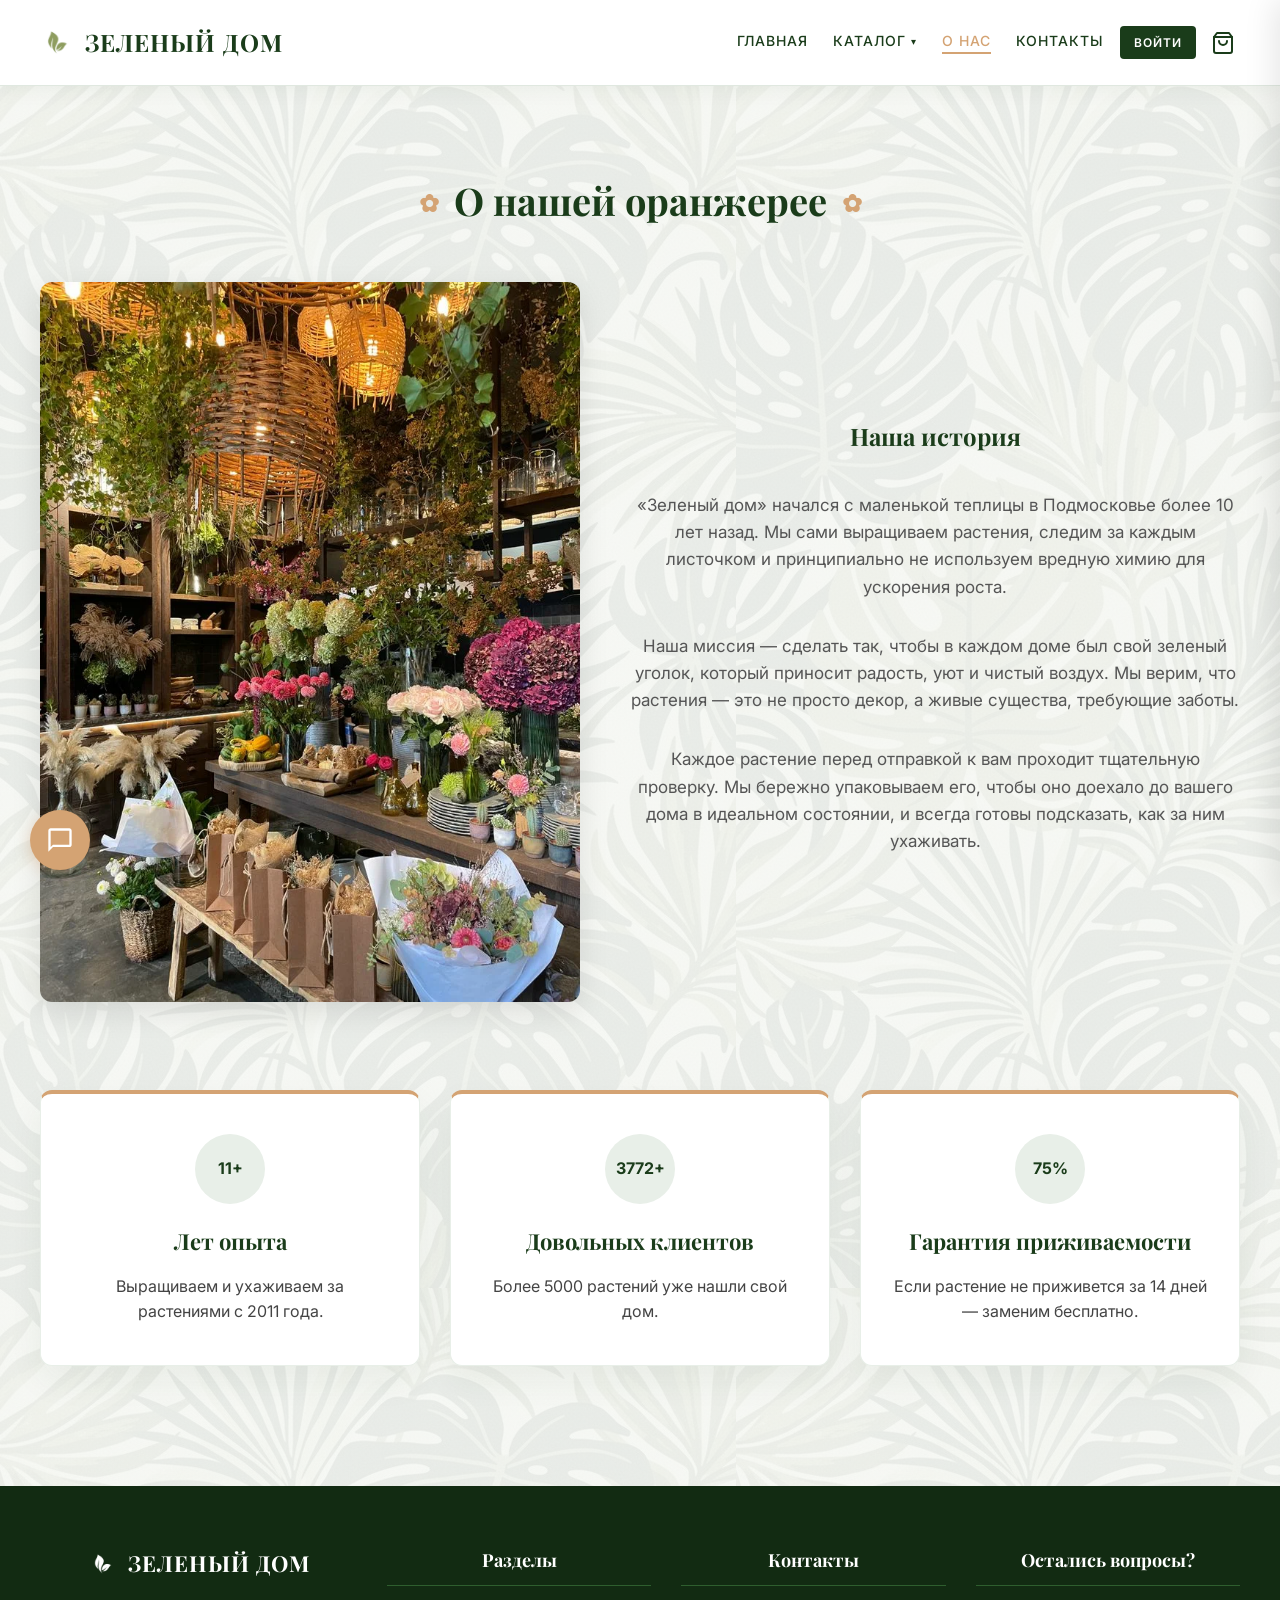
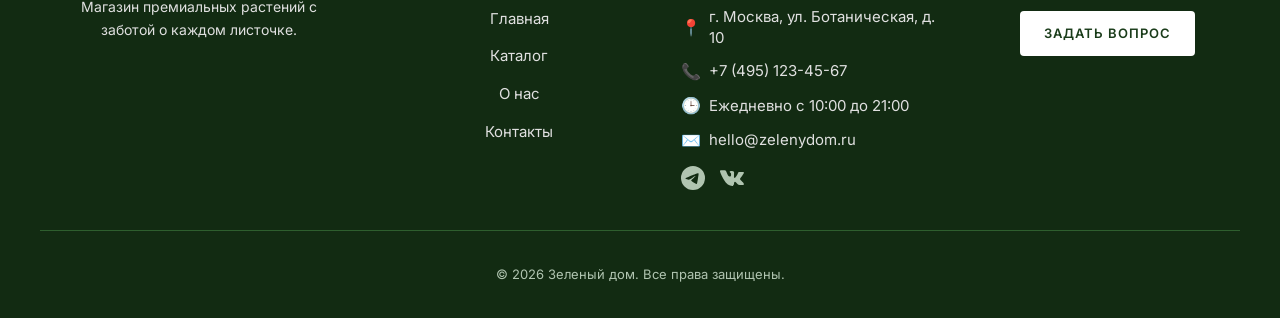
<file: about.html>
<!DOCTYPE html>
<html lang="ru">
<head>
  <meta charset="UTF-8">
  <meta name="viewport" content="width=device-width, initial-scale=1.0">
  <meta name="description" content="О магазине Зеленый дом.">
  <title>О нас — Зеленый дом</title>
  <link rel="stylesheet" href="css/style.css">
  <link rel="stylesheet" href="css/responsive.css">
</head>
<body>
  <a class="skip-link" href="#main">Перейти к основному содержимому</a>

  <header class="site-header">
    <div class="container site-header__inner">
      <a href="index.html" class="site-logo">
        <img src="images/logo.png" alt="Логотип Зеленый дом" class="logo-img">
        ЗЕЛЕНЫЙ ДОМ
      </a>
      <nav class="site-nav">
        <ul class="site-nav__list">
          <li><a href="index.html" class="site-nav__link">Главная</a></li>
          <li class="site-nav__item site-nav__item--dropdown">
            <a href="catalog.html" class="site-nav__link site-nav__link--dropdown" aria-haspopup="true" aria-expanded="false">
              Каталог
              <span class="site-nav__caret" aria-hidden="true">▾</span>
            </a>
            <ul class="site-nav__dropdown">
              <li><a href="catalog.html#flowers" class="site-nav__dropdown-link">Комнатные цветы</a></li>
              <li><a href="catalog.html#succulents" class="site-nav__dropdown-link">Суккуленты и кактусы</a></li>
              <li><a href="catalog.html#palms" class="site-nav__dropdown-link">Пальмы и крупномеры</a></li>
            </ul>
          </li>
          <li><a href="about.html" class="site-nav__link active" aria-current="page">О нас</a></li>
          <li><a href="contacts.html" class="site-nav__link">Контакты</a></li>
        </ul>
      </nav>
      <div class="header-actions">
        <button class="header-account-btn" id="account-btn" aria-label="Войти в аккаунт">
          <span id="account-btn-text">Войти</span>
        </button>
        <button class="header-cart-btn" id="open-cart" aria-label="Открыть корзину">
          <svg xmlns="http://www.w3.org/2000/svg" width="24" height="24" fill="none" stroke="currentColor" stroke-width="2" stroke-linecap="round" stroke-linejoin="round" viewBox="0 0 24 24">
            <path d="M6 2L3 6v14a2 2 0 0 0 2 2h14a2 2 0 0 0 2-2V6l-3-4z"></path>
            <line x1="3" y1="6" x2="21" y2="6"></line>
            <path d="M16 10a4 4 0 0 1-8 0"></path>
          </svg>
          <span class="cart-count" id="cart-count">0</span>
        </button>
      </div>
    </div>
  </header>

  <main id="main"  class="container section">
    <h1 class="section__title">О нашей оранжерее</h1>
    <div class="about-block" style="margin-top: 40px;">
      <div class="about-block__image">
        <img src="images/greenhouse.webp" alt="стеллажи с комнатными растениями в горшках" class="img-fluid" style="border-radius: 12px; box-shadow: 0 10px 30px rgba(0,0,0,0.1);">
      </div>
      <div class="about-block__content">
        <h2 style="margin-top: 0;">Наша история</h2>
        <p style="font-size: 17px; color: #555; margin-bottom: 15px;">
          «Зеленый дом» начался с маленькой теплицы в Подмосковье более 10 лет назад. Мы сами выращиваем растения, следим за каждым листочком и принципиально не используем вредную химию для ускорения роста.
        </p>
        <p style="font-size: 17px; color: #555; margin-bottom: 15px;">
          Наша миссия — сделать так, чтобы в каждом доме был свой зеленый уголок, который приносит радость, уют и чистый воздух. Мы верим, что растения — это не просто декор, а живые существа, требующие заботы.
        </p>
        <p style="font-size: 17px; color: #555; margin-bottom: 20px;">
          Каждое растение перед отправкой к вам проходит тщательную проверку. Мы бережно упаковываем его, чтобы оно доехало до вашего дома в идеальном состоянии, и всегда готовы подсказать, как за ним ухаживать.
        </p>
      </div>
    </div>
    <div class="features-grid" style="margin-top: 60px;">
      <div class="feature-card">
        <div class="feature-icon counter" data-target="15" data-suffix="+">15+</div>
        <h3>Лет опыта</h3>
        <p>Выращиваем и ухаживаем за растениями с 2011 года.</p>
      </div>
      <div class="feature-card">
        <div class="feature-icon counter" data-target="5000" data-suffix="+">5000+</div>
        <h3>Довольных клиентов</h3>
        <p>Более 5000 растений уже нашли свой дом.</p>
      </div>
      <div class="feature-card">
        <div class="feature-icon counter" data-target="100" data-suffix="%">100%</div>
        <h3>Гарантия приживаемости</h3>
        <p>Если растение не приживется за 14 дней — заменим бесплатно.</p>
      </div>
    </div>
  </main>

  <footer class="site-footer">
    <div class="container">
      <div class="footer-grid">
        <div class="footer-col">
          <a href="index.html" class="site-logo">
            <img src="images/logo.png" alt="Логотип Зеленый дом" class="logo-img">
            ЗЕЛЕНЫЙ ДОМ
          </a>
          <p class="footer-desc">Магазин премиальных растений с заботой о каждом листочке.</p>
        </div>
        <div class="footer-col">
          <h4>Разделы</h4>
          <ul class="footer-list">
            <li><a href="index.html">Главная</a></li>
            <li><a href="catalog.html">Каталог</a></li>
            <li><a href="about.html">О нас</a></li>
            <li><a href="contacts.html">Контакты</a></li>
          </ul>
        </div>
        <div class="footer-col footer-col--contacts">
          <h4>Контакты</h4>
          <ul class="footer-list">
            <li class="footer-contact">
              <span class="footer-contact__icon">📍</span>
              <span>г. Москва, ул. Ботаническая, д. 10</span>
            </li>
            <li class="footer-contact">
              <span class="footer-contact__icon">📞</span>
              <span><a href="tel:+74951234567">+7 (495) 123-45-67</a></span>
            </li>
            <li class="footer-contact">
              <span class="footer-contact__icon">🕒</span>
              <span>Ежедневно с 10:00 до 21:00</span>
            </li>
            <li class="footer-contact">
              <span class="footer-contact__icon">✉️</span>
              <span><a href="mailto:hello@zelenydom.ru">hello@zelenydom.ru</a></span>
            </li>
          </ul>

          <div class="footer-socials">
            <a href="https://t.me/zelenydom" target="_blank" aria-label="Telegram">
              <svg viewBox="0 0 24 24" width="24" height="24" fill="currentColor"><path d="M11.944 0A12 12 0 0 0 0 12a12 12 0 0 0 12 12 12 12 0 0 0 12-12A12 12 0 0 0 12 0a12 12 0 0 0-.056 0zm4.962 7.224c.1-.002.321.023.465.14a.506.506 0 0 1 .171.325c.016.093.036.306.02.472-.18 1.898-.962 6.502-1.36 8.627-.168.9-.499 1.201-.82 1.23-.696.065-1.225-.46-1.9-.902-1.056-.693-1.653-1.124-2.678-1.8-1.185-.78-.417-1.21.258-1.91.177-.184 3.247-2.977 3.307-3.23.007-.032.014-.15-.056-.212s-.174-.041-.249-.024c-.106.024-1.793 1.14-5.061 3.345-.48.33-.913.49-1.302.48-.428-.008-1.252-.241-1.865-.44-.752-.245-1.349-.374-1.297-.789.027-.216.325-.437.893-.663 3.498-1.524 5.83-2.529 6.998-3.014 3.332-1.386 4.025-1.627 4.476-1.635z"/></svg>
            </a>
            <a href="https://vk.com/zelenydom" target="_blank" aria-label="ВКонтакте">
              <svg viewBox="0 0 24 24" width="24" height="24" fill="currentColor"><path d="M13.162 18.994c.609 0 .858-.406.851-.915-.031-1.917.714-2.949 2.059-1.604 1.488 1.488 1.796 2.519 3.603 2.519h3.2c.808 0 1.126-.26 1.126-.668 0-.863-1.421-2.386-2.625-3.504-1.686-1.565-1.765-1.602-.313-3.486 1.801-2.339 4.157-5.336 2.073-5.336h-3.981c-.772 0-.828.435-1.103 1.083-.995 2.347-2.886 5.387-3.604 4.922-.751-.485-.407-2.406-.35-5.261.015-.754.011-1.271-1.141-1.539-.814-.18-2.054-.302-2.748.007-1.051.469-.395 1.134.134 1.432.579.325.665.799.713 1.533.083 1.286-.093 2.417-1.256 2.417-1.32 0-2.226-1.578-3.23-4.287-.411-1.102-.734-2.063-1.94-2.063H1.155c-.855 0-1.154.471-1.154 1.031 0 .872 1.541 4.332 3.864 8.381 2.302 4.015 5.54 6.242 8.43 6.242h.867z"/></svg>
            </a>
          </div>
        </div>
        <div class="footer-col">
          <h4>Остались вопросы?</h4>
          <a href="contacts.html" class="btn btn--white">Задать вопрос</a>
        </div>
      </div>
      <div class="footer-bottom">
        <p>&copy; 2026 Зеленый дом. Все права защищены.</p>
      </div>
    </div>
  </footer>

  <a href="#" class="scroll-top" id="scrollTop" aria-label="Наверх">
    <img src="images/leaf.png" alt="" class="scroll-top__img" aria-hidden="true">
  </a>

  <!-- ВИДЖЕТ ЧАТА -->
  <div class="chat-widget" id="chat-widget">
    <div class="chat-widget__window" id="chat-window">

      <div class="chat-widget__header">
        <div class="chat-widget__header-top">
          <img src="images/florist.jpg" alt="Анна — флорист магазина Зеленый дом, консультант чата поддержки" class="chat-widget__avatar">
          <div>
            <h4>Анна, флорист</h4>
            <p><span class="chat-widget__online"></span> Онлайн</p>
          </div>
        </div>
        <button class="chat-widget__close" id="close-chat" aria-label="Закрыть">&times;</button>
      </div>

      <div class="chat-widget__body">
        <div class="chat-widget__messages" id="chat-messages">
          <div class="chat-widget__message">
            Привет! Добро пожаловать в «Зеленый дом». Я помогу разобраться с заказами, доставкой и нашими растениями. Что вас интересует?
          </div>
        </div>

        <div class="chat-widget__chips" id="chat-chips">
          <button type="button" class="chat-chip">Доставка</button>
          <button type="button" class="chat-chip">Оплата</button>
          <button type="button" class="chat-chip">Уход за растениями</button>
          <button type="button" class="chat-chip">Корзина</button>
        </div>

        <form class="chat-widget__input-area" id="chat-form">
          <input type="text" placeholder="Напишите сообщение..." class="chat-widget__input" required>
          <button type="submit" class="chat-widget__send" aria-label="Отправить">
            <svg viewBox="0 0 24 24" width="20" height="20" fill="currentColor"><path d="M2.01 21L23 12 2.01 3 2 10l15 2-15 2z"/></svg>
          </button>
        </form>
      </div>
    </div>

    <button class="chat-widget__toggle" id="toggle-chat" aria-label="Открыть чат">
      <svg viewBox="0 0 24 24" width="28" height="28" fill="currentColor"><path d="M20 2H4c-1.1 0-2 .9-2 2v18l4-4h14c1.1 0 2-.9 2-2V4c0-1.1-.9-2-2-2zm0 14H6l-2 2V4h16v12z"/></svg>
    </button>
  </div>

  <!-- ВЫЕЗЖАЮЩАЯ КОРЗИНА -->
  <div id="cart-overlay" class="cart-overlay"></div>
  <aside id="cart-sidebar" class="cart-sidebar" aria-label="Корзина">
    <div class="cart-sidebar__header">
      <h2>Ваша корзина</h2>
      <button id="close-cart" class="cart-sidebar__close" type="button" aria-label="Закрыть корзину">×</button>
    </div>
    <div id="cart-items-container" class="cart-sidebar__body"></div>
    <div class="cart-sidebar__footer">
      <p class="cart-total">Итого: <span id="cart-total-price">0 ₽</span></p>
      <button id="checkout-btn" class="btn" style="width: 100%;">Оформить заказ</button>
    </div>
  </aside>
  <!-- МОДАЛЬНОЕ ОКНО АККАУНТА -->
  <dialog class="account-dialog" id="account-dialog" aria-labelledby="account-dialog-title">
    <button class="modal-close" id="close-account-dialog" type="button" aria-label="Закрыть">&times;</button>

    <!-- Переключатель: вход / регистрация -->
    <div class="account-tabs" role="tablist">
      <button type="button" class="account-tab is-active" id="tab-login" role="tab" aria-selected="true">Вход</button>
      <button type="button" class="account-tab" id="tab-register" role="tab" aria-selected="false">Регистрация</button>
    </div>

    <!-- ФОРМА ВХОДА -->
    <form class="account-form" id="login-form" novalidate>
      <h2 class="account-dialog__title" id="account-dialog-title">С возвращением!</h2>
      <div class="account-form__group">
        <label class="order-form__label" for="login-email">Email</label>
        <input class="order-form__input" id="login-email" type="email" required autocomplete="email" placeholder="you@example.com">
      </div>
      <div class="account-form__group">
        <label class="order-form__label" for="login-password">Пароль</label>
        <input class="order-form__input" id="login-password" type="password" required autocomplete="current-password" placeholder="Ваш пароль">
      </div>
      <p class="form-errors" id="login-error" hidden></p>
      <button type="submit" class="btn" style="width: 100%;">Войти</button>
    </form>

    <!-- ФОРМА РЕГИСТРАЦИИ -->
    <form class="account-form" id="register-form" novalidate hidden>
      <h2 class="account-dialog__title">Создать аккаунт</h2>
      <div class="account-form__group">
        <label class="order-form__label" for="reg-name">Имя</label>
        <input class="order-form__input" id="reg-name" type="text" required autocomplete="name" placeholder="Анна">
      </div>
      <div class="account-form__group">
        <label class="order-form__label" for="reg-email">Email</label>
        <input class="order-form__input" id="reg-email" type="email" required autocomplete="email" placeholder="you@example.com">
      </div>
      <div class="account-form__group">
        <label class="order-form__label" for="reg-password">Пароль (минимум 6 символов)</label>
        <input class="order-form__input" id="reg-password" type="password" required minlength="6" autocomplete="new-password" placeholder="••••••">
      </div>
      <label class="order-form__checkbox">
        <input type="checkbox" id="reg-consent" required>
        <span>Согласен на обработку персональных данных <span class="req">*</span></span>
      </label>
      <p class="form-errors" id="register-error" hidden></p>
      <button type="submit" class="btn" style="width: 100%;">Зарегистрироваться</button>
    </form>

    <!-- Меню вошедшего пользователя -->
    <div class="account-panel" id="account-panel" hidden>
      <div class="success-dialog__icon" aria-hidden="true">🌿</div>
      <h2 class="account-dialog__title">Привет, <span id="account-name">друг</span>!</h2>
      <p class="account-panel__email" id="account-email">you@example.com</p>
      <p class="account-panel__text">Ваши заявки и корзина сохраняются на этом устройстве.</p>
      <button type="button" class="btn btn--outline" id="logout-btn" style="width: 100%;">Выйти</button>
    </div>
  </dialog>

  <script src="js/data.js" defer></script>
  <script src="js/cart.js" defer></script>
  <script src="js/main.js" defer></script>
  <script src="js/auth.js" defer></script>

</body>
</html>
</file>
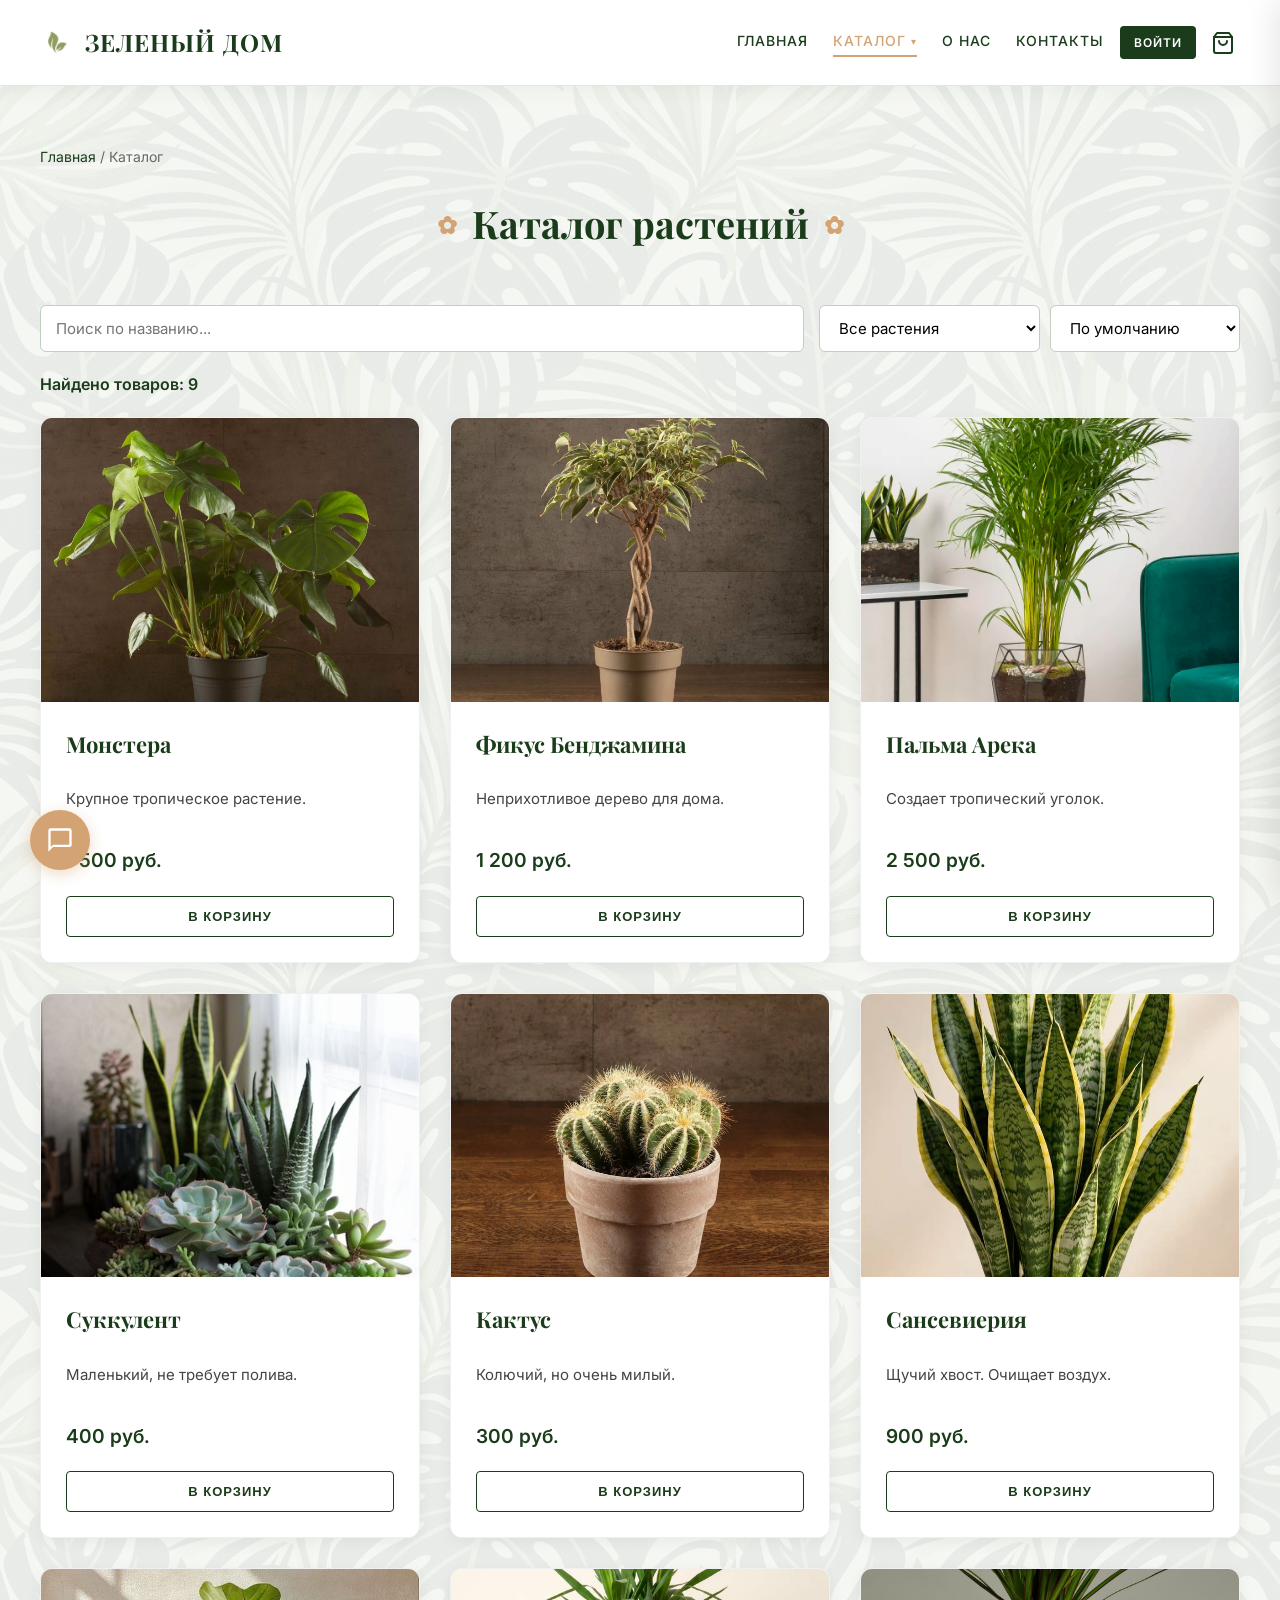
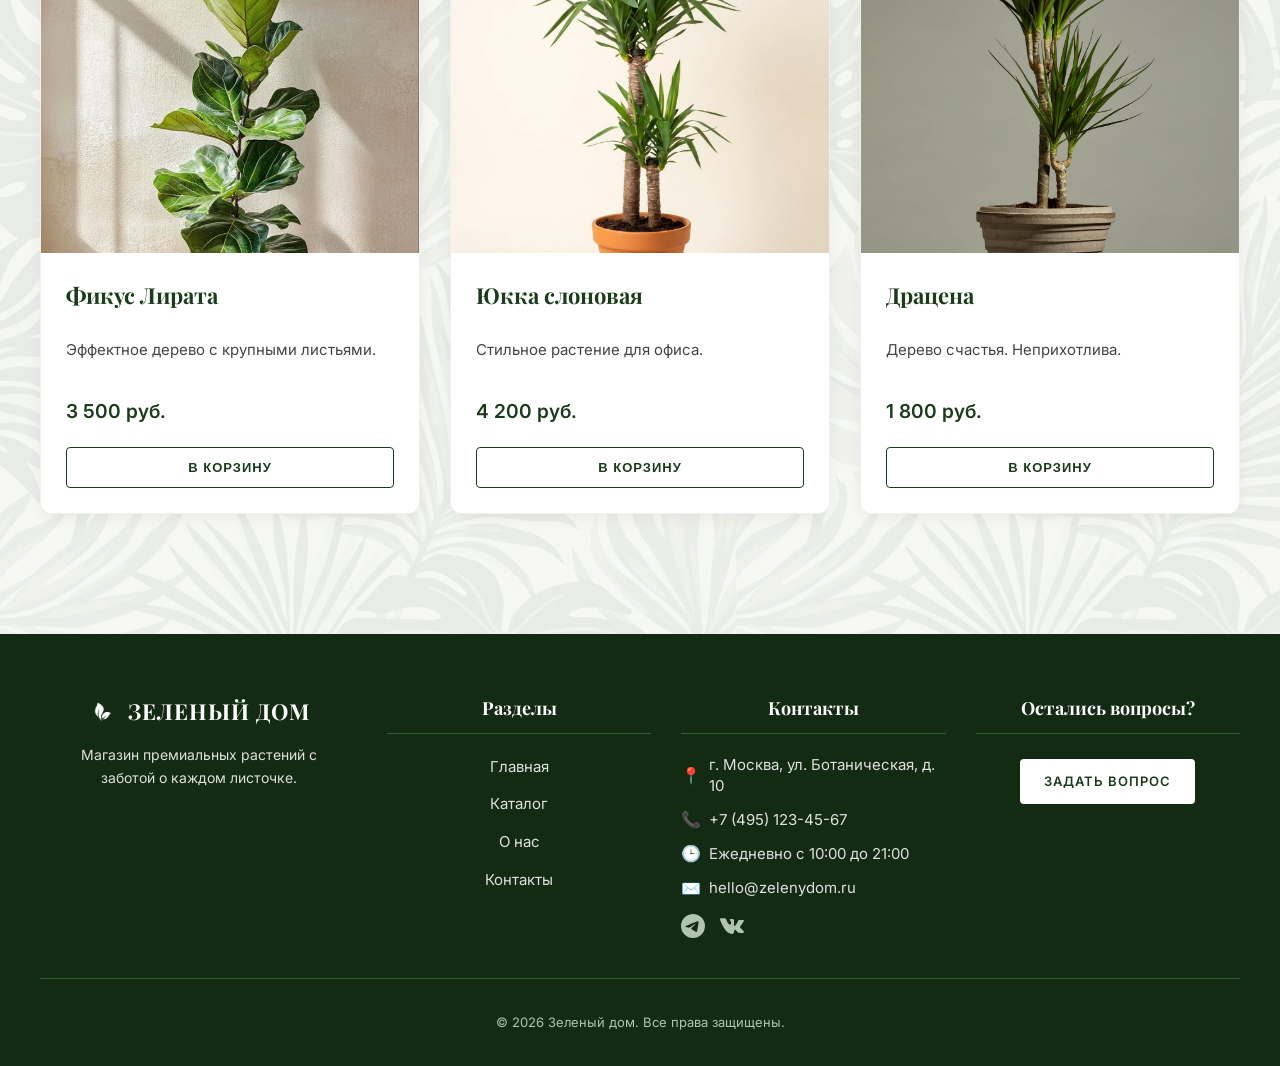
<file: catalog.html>
<!DOCTYPE html>
<html lang="ru">
<head>
  <meta charset="UTF-8">
  <meta name="viewport" content="width=device-width, initial-scale=1.0">
  <meta name="description" content="Каталог комнатных растений Зеленый дом: монстера, фикус, суккуленты, пальмы. Купить комнатные растения с доставкой по Москве.">
  <meta property="og:title" content="Каталог растений — Зеленый дом">
  <meta property="og:description" content="Комнатные растения с доставкой: цветы, суккуленты, пальмы и крупномеры.">
  <meta property="og:image" content="https://arina1306435.github.io/kr1-html-css-shop/images/monstera.webp">
  <meta property="og:type" content="website">
  <link rel="icon" href="images/logo.png" type="image/png">
  <title>Каталог — Зеленый дом</title>
  <link rel="stylesheet" href="css/style.css">
  <link rel="stylesheet" href="css/responsive.css">
</head>

<body>
  <a class="skip-link" href="#main">Перейти к основному содержимому</a>

  <header class="site-header">
    <div class="container site-header__inner">
      <a href="index.html" class="site-logo">
        <img src="images/logo.png" alt="Логотип Зеленый дом" class="logo-img">
        ЗЕЛЕНЫЙ ДОМ
      </a>
      <nav class="site-nav">
        <ul class="site-nav__list">
          <li><a href="index.html" class="site-nav__link">Главная</a></li>
          <li class="site-nav__item site-nav__item--dropdown">
            <a href="catalog.html" class="site-nav__link site-nav__link--dropdown active" aria-current="page">
              Каталог <span class="site-nav__caret" aria-hidden="true">▾</span>
            </a>
            <ul class="site-nav__dropdown">
              <li><a href="catalog.html#flowers" class="site-nav__dropdown-link">Комнатные цветы</a></li>
              <li><a href="catalog.html#succulents" class="site-nav__dropdown-link">Суккуленты и кактусы</a></li>
              <li><a href="catalog.html#palms" class="site-nav__dropdown-link">Пальмы и крупномеры</a></li>
            </ul>
          </li>
          <li><a href="about.html" class="site-nav__link">О нас</a></li>
          <li><a href="contacts.html" class="site-nav__link">Контакты</a></li>
        </ul>
      </nav>
      <div class="header-actions">
        <button class="header-account-btn" id="account-btn" aria-label="Войти в аккаунт">
          <span id="account-btn-text">Войти</span>
        </button>
        <button class="header-cart-btn" id="open-cart" aria-label="Открыть корзину">
          <svg xmlns="http://www.w3.org/2000/svg" width="24" height="24" fill="none" stroke="currentColor" stroke-width="2" stroke-linecap="round" stroke-linejoin="round" viewBox="0 0 24 24">
            <path d="M6 2L3 6v14a2 2 0 0 0 2 2h14a2 2 0 0 0 2-2V6l-3-4z"></path>
            <line x1="3" y1="6" x2="21" y2="6"></line>
            <path d="M16 10a4 4 0 0 1-8 0"></path>
          </svg>
          <span class="cart-count" id="cart-count">0</span>
        </button>
      </div>
    </div>
  </header>

  <main id="main"  class="container section">
    <nav class="breadcrumbs"><a href="index.html">Главная</a> <span>/</span> Каталог</nav>
    <h1 class="section__title">Каталог растений</h1>

    <section class="catalog-products">
      <div class="catalog-controls">
        <input type="search" id="search-input" placeholder="Поиск по названию..." class="catalog-search" aria-label="Поиск по названию растения">
        <div class="catalog-selects">
          <select id="filter-select" aria-label="Фильтр по категории">
            <option value="all">Все растения</option>
            <option value="flowers">Комнатные цветы</option>
            <option value="succulents">Суккуленты и кактусы</option>
            <option value="palms">Пальмы и крупномеры</option>
          </select>
          <select id="sort-select" aria-label="Сортировка">
            <option value="default">По умолчанию</option>
            <option value="price-asc">Сначала дешевле</option>
            <option value="price-desc">Сначала дороже</option>
            <option value="name">По названию</option>
          </select>
        </div>
      </div>
        <p id="products-count" class="products-count"></p>

        <div class="products-grid" id="products-container"></div>

        <div class="empty-state" id="empty-state" hidden>
          <div class="empty-state__icon">🌵</div>
          <h2 class="empty-state__title">Упс! Ничего не найдено</h2>
          <p class="empty-state__text">Попробуйте изменить запрос или сбросить фильтры.</p>
          <button type="button" id="reset-filters" class="btn btn--outline">Сбросить фильтры</button>
        </div>
    </section>
  </main>

  <footer class="site-footer">
    <div class="container">
      <div class="footer-grid">
        <div class="footer-col">
          <a href="index.html" class="site-logo">
            <img src="images/logo.png" alt="Логотип Зеленый дом" class="logo-img">
            ЗЕЛЕНЫЙ ДОМ
          </a>
          <p class="footer-desc">Магазин премиальных растений с заботой о каждом листочке.</p>
        </div>
        <div class="footer-col">
          <h4>Разделы</h4>
          <ul class="footer-list">
            <li><a href="index.html">Главная</a></li>
            <li><a href="catalog.html">Каталог</a></li>
            <li><a href="about.html">О нас</a></li>
            <li><a href="contacts.html">Контакты</a></li>
          </ul>
        </div>
        <div class="footer-col footer-col--contacts">
          <h4>Контакты</h4>
          <ul class="footer-list">
            <li class="footer-contact">
              <span class="footer-contact__icon">📍</span>
              <span>г. Москва, ул. Ботаническая, д. 10</span>
            </li>
            <li class="footer-contact">
              <span class="footer-contact__icon">📞</span>
              <span><a href="tel:+74951234567">+7 (495) 123-45-67</a></span>
            </li>
            <li class="footer-contact">
              <span class="footer-contact__icon">🕒</span>
              <span>Ежедневно с 10:00 до 21:00</span>
            </li>
            <li class="footer-contact">
              <span class="footer-contact__icon">✉️</span>
              <span><a href="mailto:hello@zelenydom.ru">hello@zelenydom.ru</a></span>
            </li>
          </ul>

          <div class="footer-socials">
            <a href="https://t.me/zelenydom" target="_blank" aria-label="Telegram">
              <svg viewBox="0 0 24 24" width="24" height="24" fill="currentColor"><path d="M11.944 0A12 12 0 0 0 0 12a12 12 0 0 0 12 12 12 12 0 0 0 12-12A12 12 0 0 0 12 0a12 12 0 0 0-.056 0zm4.962 7.224c.1-.002.321.023.465.14a.506.506 0 0 1 .171.325c.016.093.036.306.02.472-.18 1.898-.962 6.502-1.36 8.627-.168.9-.499 1.201-.82 1.23-.696.065-1.225-.46-1.9-.902-1.056-.693-1.653-1.124-2.678-1.8-1.185-.78-.417-1.21.258-1.91.177-.184 3.247-2.977 3.307-3.23.007-.032.014-.15-.056-.212s-.174-.041-.249-.024c-.106.024-1.793 1.14-5.061 3.345-.48.33-.913.49-1.302.48-.428-.008-1.252-.241-1.865-.44-.752-.245-1.349-.374-1.297-.789.027-.216.325-.437.893-.663 3.498-1.524 5.83-2.529 6.998-3.014 3.332-1.386 4.025-1.627 4.476-1.635z"/></svg>
            </a>
            <a href="https://vk.com/zelenydom" target="_blank" aria-label="ВКонтакте">
              <svg viewBox="0 0 24 24" width="24" height="24" fill="currentColor"><path d="M13.162 18.994c.609 0 .858-.406.851-.915-.031-1.917.714-2.949 2.059-1.604 1.488 1.488 1.796 2.519 3.603 2.519h3.2c.808 0 1.126-.26 1.126-.668 0-.863-1.421-2.386-2.625-3.504-1.686-1.565-1.765-1.602-.313-3.486 1.801-2.339 4.157-5.336 2.073-5.336h-3.981c-.772 0-.828.435-1.103 1.083-.995 2.347-2.886 5.387-3.604 4.922-.751-.485-.407-2.406-.35-5.261.015-.754.011-1.271-1.141-1.539-.814-.18-2.054-.302-2.748.007-1.051.469-.395 1.134.134 1.432.579.325.665.799.713 1.533.083 1.286-.093 2.417-1.256 2.417-1.32 0-2.226-1.578-3.23-4.287-.411-1.102-.734-2.063-1.94-2.063H1.155c-.855 0-1.154.471-1.154 1.031 0 .872 1.541 4.332 3.864 8.381 2.302 4.015 5.54 6.242 8.43 6.242h.867z"/></svg>
            </a>
          </div>
        </div>
        <div class="footer-col">
          <h4>Остались вопросы?</h4>
          <a href="contacts.html" class="btn btn--white">Задать вопрос</a>
        </div>
      </div>
      <div class="footer-bottom">
        <p>&copy; 2026 Зеленый дом. Все права защищены.</p>
      </div>
    </div>
  </footer>

  <a href="#" class="scroll-top" id="scrollTop" aria-label="Наверх">
    <img src="images/leaf.png" alt="" class="scroll-top__img" aria-hidden="true">
  </a>

  <!-- МОДАЛЬНОЕ ОКНО ТОВАРА -->
  <dialog class="product-dialog" id="product-dialog" aria-labelledby="pd-title">
    <button class="modal-close" id="close-product-dialog" type="button" aria-label="Закрыть">&times;</button>
    <div class="product-dialog__inner">
      <img alt="" class="product-dialog__img" id="pd-img">
      <div class="product-dialog__content">
        <h2 class="product-dialog__title" id="pd-title">Название</h2>
        <p class="product-dialog__sku" id="pd-sku">Артикул: PL-000</p>
        <p class="product-dialog__price" id="pd-price">0 руб.</p>
        <p class="product-dialog__desc" id="pd-desc">Описание...</p>
        <ul class="product-dialog__specs">
          <li><strong>Освещение:</strong> Яркий рассеянный свет</li>
          <li><strong>Полив:</strong> Умеренный</li>
          <li><strong>Высота:</strong> Зависит от возраста</li>
        </ul>
        <button type="button" class="btn product-dialog__btn" id="pd-order-btn">Оформить заявку</button>
      </div>
    </div>
  </dialog>

  <!-- МОДАЛЬНОЕ ОКНО ЗАЯВКИ -->
  <dialog class="order-dialog" id="order-dialog" aria-labelledby="order-dialog-title">
    <button class="modal-close" id="close-order-dialog" type="button" aria-label="Закрыть">&times;</button>
    <h2 class="order-dialog__title" id="order-dialog-title">Оформление заявки</h2>

    <form class="order-form" id="order-form" novalidate>
      <input type="hidden" id="order-product" value="Общая заявка">

      <div class="order-form__group">
        <label class="order-form__label" for="order-name">Ваше имя <span class="req">*</span></label>
        <input class="order-form__input" id="order-name" type="text" required autocomplete="name" placeholder="Иван">
      </div>
      <div class="order-form__group">
        <label class="order-form__label" for="order-phone">Телефон <span class="req">*</span></label>
        <input class="order-form__input" id="order-phone" type="tel" required autocomplete="tel" placeholder="+7 (___) ___-__-__" maxlength="18">
      </div>

      <div class="order-form__group order-form__group--wide">
        <label class="order-form__label" for="order-interest">Что вас интересует?</label>
        <select class="order-form__select" id="order-interest">
          <option>Монстера</option>
          <option>Фикус Бенджамина</option>
          <option>Пальма Арека</option>
          <option>Суккулент</option>
          <option>Кактус</option>
          <option>Сансевиерия</option>
          <option>Фикус Лирата</option>
          <option>Юкка слоновая</option>
          <option>Драцена</option>
          <option>Другое растение</option>
          <option>Доставка / Оплата</option>
        </select>
      </div>

      <div class="order-form__group order-form__group--wide">
        <label class="order-form__label" for="order-time">Удобное время звонка</label>
        <select class="order-form__select" id="order-time">
          <option value="any">Любое время</option>
          <option value="morning">Утро (9:00–12:00)</option>
          <option value="day">День (12:00–17:00)</option>
          <option value="evening">Вечер (17:00–21:00)</option>
        </select>
      </div>

      <div class="order-form__group order-form__group--wide">
        <label class="order-form__checkbox">
          <input type="checkbox" id="order-consent" required>
          <span>Согласен на обработку персональных данных <span class="req">*</span></span>
        </label>
      </div>
      <div class="order-form__group order-form__group--wide">
        <button type="submit" class="btn" style="width: 100%;">Отправить заявку</button>
      </div>
      <p class="order-form__note">* — обязательные поля.</p>
    </form>
  </dialog>

  <!-- ОКНО УСПЕХА (единственное на странице) -->
  <dialog class="success-dialog" id="success-dialog" aria-labelledby="success-dialog-title">
    <button class="modal-close" id="close-success-dialog" type="button" aria-label="Закрыть">&times;</button>
    <div class="success-dialog__icon" aria-hidden="true">🌿</div>
    <h2 class="success-dialog__title" id="success-dialog-title">Спасибо!</h2>
    <p class="success-dialog__text">Мы свяжемся с вами в течение 24 часов. А пока — подготовили <strong>инструкцию по уходу</strong> за вашим растением.</p>
    <button type="button" class="btn success-dialog__btn" id="close-success-btn">Отлично!</button>
  </dialog>

  <!-- ВИДЖЕТ ЧАТА -->
  <div class="chat-widget" id="chat-widget">
    <div class="chat-widget__window" id="chat-window">

      <div class="chat-widget__header">
        <div class="chat-widget__header-top">
          <img src="images/florist.jpg" alt="Анна — флорист магазина Зеленый дом, консультант чата поддержки" class="chat-widget__avatar">
          <div>
            <h4>Анна, флорист</h4>
            <p><span class="chat-widget__online"></span> Онлайн</p>
          </div>
        </div>
        <button class="chat-widget__close" id="close-chat" aria-label="Закрыть">&times;</button>
      </div>

      <div class="chat-widget__body">
        <div class="chat-widget__messages" id="chat-messages">
          <div class="chat-widget__message">
            Привет! Добро пожаловать в «Зеленый дом». Я помогу разобраться с заказами, доставкой и нашими растениями. Что вас интересует?
          </div>
        </div>

        <div class="chat-widget__chips" id="chat-chips">
          <button type="button" class="chat-chip">Доставка</button>
          <button type="button" class="chat-chip">Оплата</button>
          <button type="button" class="chat-chip">Уход за растениями</button>
          <button type="button" class="chat-chip">Корзина</button>
        </div>

        <form class="chat-widget__input-area" id="chat-form">
          <input type="text" placeholder="Напишите сообщение..." class="chat-widget__input" required>
          <button type="submit" class="chat-widget__send" aria-label="Отправить">
            <svg viewBox="0 0 24 24" width="20" height="20" fill="currentColor"><path d="M2.01 21L23 12 2.01 3 2 10l15 2-15 2z"/></svg>
          </button>
        </form>
      </div>
    </div>

    <button class="chat-widget__toggle" id="toggle-chat" aria-label="Открыть чат">
      <svg viewBox="0 0 24 24" width="28" height="28" fill="currentColor"><path d="M20 2H4c-1.1 0-2 .9-2 2v18l4-4h14c1.1 0 2-.9 2-2V4c0-1.1-.9-2-2-2zm0 14H6l-2 2V4h16v12z"/></svg>
    </button>
  </div>

  <!-- ВЫЕЗЖАЮЩАЯ КОРЗИНА -->
  <div id="cart-overlay" class="cart-overlay"></div>
  <aside id="cart-sidebar" class="cart-sidebar" aria-label="Корзина">
    <div class="cart-sidebar__header">
      <h2>Ваша корзина</h2>
      <button id="close-cart" class="cart-sidebar__close" type="button" aria-label="Закрыть корзину">×</button>
    </div>
    <div id="cart-items-container" class="cart-sidebar__body"></div>
    <div class="cart-sidebar__footer">
      <p class="cart-total">Итого: <span id="cart-total-price">0 ₽</span></p>
      <button id="checkout-btn" class="btn" style="width: 100%;">Оформить заказ</button>
    </div>
  </aside>
  <!-- МОДАЛЬНОЕ ОКНО АККАУНТА -->
  <dialog class="account-dialog" id="account-dialog" aria-labelledby="account-dialog-title">
    <button class="modal-close" id="close-account-dialog" type="button" aria-label="Закрыть">&times;</button>

    <!-- Переключатель: вход / регистрация -->
    <div class="account-tabs" role="tablist">
      <button type="button" class="account-tab is-active" id="tab-login" role="tab" aria-selected="true">Вход</button>
      <button type="button" class="account-tab" id="tab-register" role="tab" aria-selected="false">Регистрация</button>
    </div>

    <!-- ФОРМА ВХОДА -->
    <form class="account-form" id="login-form" novalidate>
      <h2 class="account-dialog__title" id="account-dialog-title">С возвращением!</h2>
      <div class="account-form__group">
        <label class="order-form__label" for="login-email">Email</label>
        <input class="order-form__input" id="login-email" type="email" required autocomplete="email" placeholder="you@example.com">
      </div>
      <div class="account-form__group">
        <label class="order-form__label" for="login-password">Пароль</label>
        <input class="order-form__input" id="login-password" type="password" required autocomplete="current-password" placeholder="Ваш пароль">
      </div>
      <p class="form-errors" id="login-error" hidden></p>
      <button type="submit" class="btn" style="width: 100%;">Войти</button>
    </form>

    <!-- ФОРМА РЕГИСТРАЦИИ -->
    <form class="account-form" id="register-form" novalidate hidden>
      <h2 class="account-dialog__title">Создать аккаунт</h2>
      <div class="account-form__group">
        <label class="order-form__label" for="reg-name">Имя</label>
        <input class="order-form__input" id="reg-name" type="text" required autocomplete="name" placeholder="Анна">
      </div>
      <div class="account-form__group">
        <label class="order-form__label" for="reg-email">Email</label>
        <input class="order-form__input" id="reg-email" type="email" required autocomplete="email" placeholder="you@example.com">
      </div>
      <div class="account-form__group">
        <label class="order-form__label" for="reg-password">Пароль (минимум 6 символов)</label>
        <input class="order-form__input" id="reg-password" type="password" required minlength="6" autocomplete="new-password" placeholder="••••••">
      </div>
      <label class="order-form__checkbox">
        <input type="checkbox" id="reg-consent" required>
        <span>Согласен на обработку персональных данных <span class="req">*</span></span>
      </label>
      <p class="form-errors" id="register-error" hidden></p>
      <button type="submit" class="btn" style="width: 100%;">Зарегистрироваться</button>
    </form>

    <!-- Меню вошедшего пользователя -->
    <div class="account-panel" id="account-panel" hidden>
      <div class="success-dialog__icon" aria-hidden="true">🌿</div>
      <h2 class="account-dialog__title">Привет, <span id="account-name">друг</span>!</h2>
      <p class="account-panel__email" id="account-email">you@example.com</p>
      <p class="account-panel__text">Ваши заявки и корзина сохраняются на этом устройстве.</p>
      <button type="button" class="btn btn--outline" id="logout-btn" style="width: 100%;">Выйти</button>
    </div>
  </dialog>

<script src="js/data.js" defer></script>
<script src="js/cart.js" defer></script>
<script src="js/catalog.js" defer></script>
<script src="js/main.js" defer></script>
<script src="js/validation.js" defer></script>
<script src="js/auth.js" defer></script>

</body>
</html>
</file>
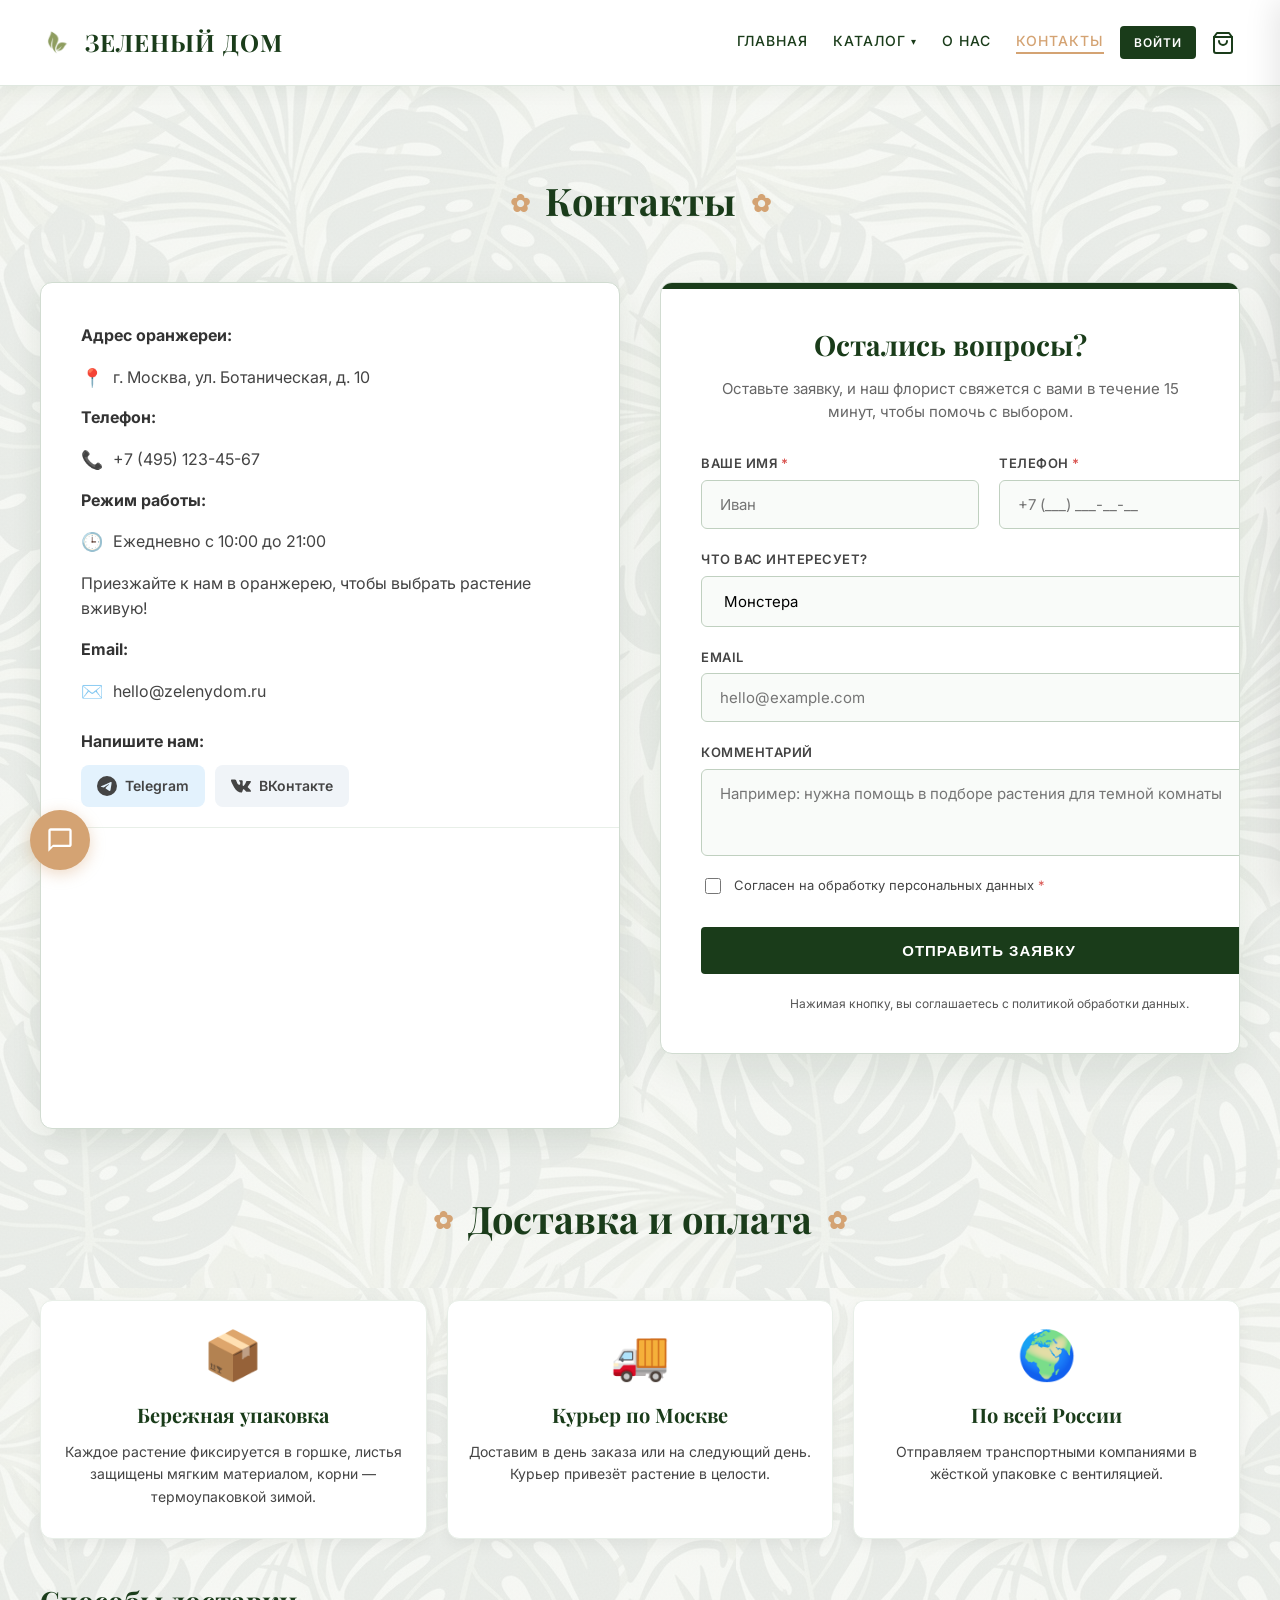
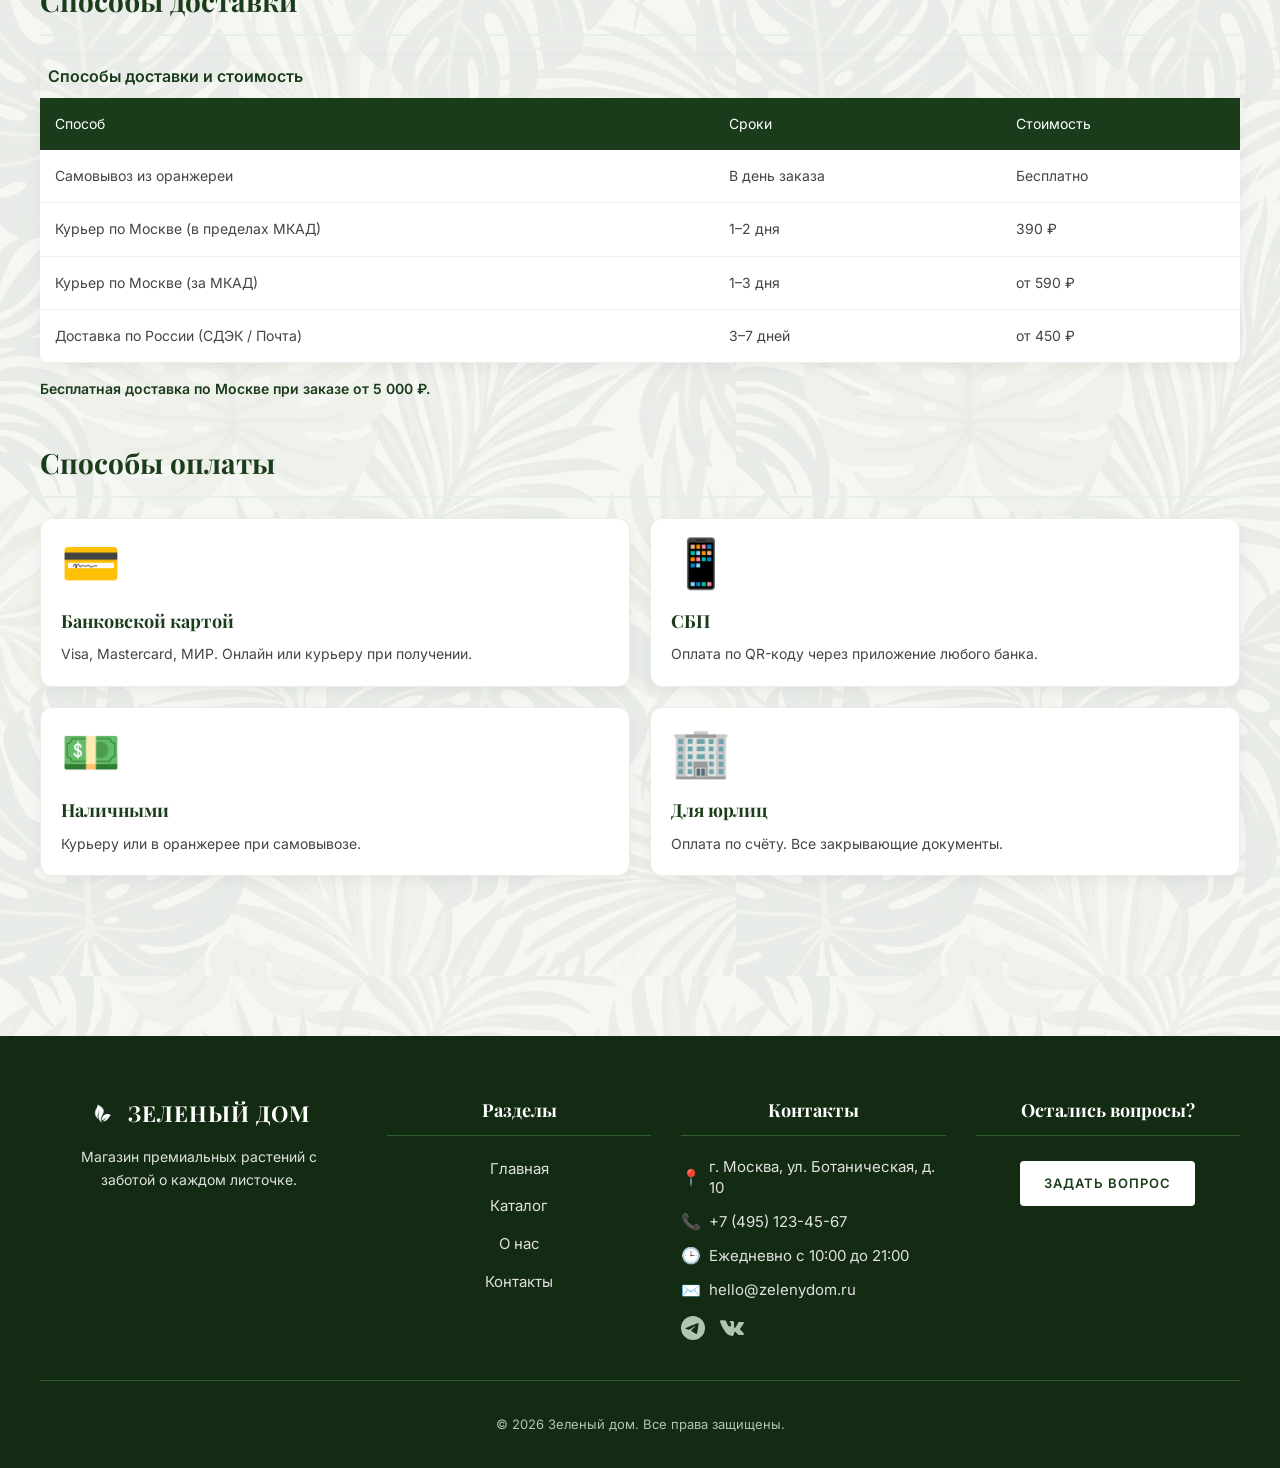
<file: contacts.html>
<!DOCTYPE html>
<html lang="ru">
<head>
  <meta charset="UTF-8">
  <meta name="viewport" content="width=device-width, initial-scale=1.0">
  <meta name="description" content="Контакты оранжереи Зеленый дом: Москва, ул. Ботаническая, 10. Телефон +7 (495) 123-45-67, доставка и оплата.">
  <meta property="og:title" content="Контакты — Зеленый дом">
  <meta property="og:description" content="Адрес, телефон, режим работы и способы доставки оранжереи Зеленый дом.">
  <meta property="og:image" content="https://arina1306435.github.io/kr1-html-css-shop/images/logo.png">
  <meta property="og:type" content="website">
  <link rel="icon" href="images/logo.png" type="image/png">
  <title>Контакты — Зеленый дом</title>
  <link rel="stylesheet" href="css/style.css">
  <link rel="stylesheet" href="css/responsive.css">
</head>

<body>
  <a class="skip-link" href="#main">Перейти к основному содержимому</a>

  <header class="site-header">
    <div class="container site-header__inner">
      <a href="index.html" class="site-logo">
        <img src="images/logo.png" alt="Логотип Зеленый дом" class="logo-img">
        ЗЕЛЕНЫЙ ДОМ
      </a>
      <nav class="site-nav">
        <ul class="site-nav__list">
          <li><a href="index.html" class="site-nav__link">Главная</a></li>
          <li class="site-nav__item site-nav__item--dropdown">
            <a href="catalog.html" class="site-nav__link site-nav__link--dropdown" aria-haspopup="true" aria-expanded="false">
              Каталог
              <span class="site-nav__caret" aria-hidden="true">▾</span>
            </a>
            <ul class="site-nav__dropdown">
              <li><a href="catalog.html#flowers" class="site-nav__dropdown-link">Комнатные цветы</a></li>
              <li><a href="catalog.html#succulents" class="site-nav__dropdown-link">Суккуленты и кактусы</a></li>
              <li><a href="catalog.html#palms" class="site-nav__dropdown-link">Пальмы и крупномеры</a></li>
            </ul>
          </li>
          <li><a href="about.html" class="site-nav__link">О нас</a></li>
          <li><a href="contacts.html" class="site-nav__link active" aria-current="page">Контакты</a></li>
        </ul>
      </nav>
      <div class="header-actions">
        <button class="header-account-btn" id="account-btn" aria-label="Войти в аккаунт">
          <span id="account-btn-text">Войти</span>
        </button>
        <button class="header-cart-btn" id="open-cart" aria-label="Открыть корзину">
          <svg xmlns="http://www.w3.org/2000/svg" width="24" height="24" fill="none" stroke="currentColor" stroke-width="2" stroke-linecap="round" stroke-linejoin="round" viewBox="0 0 24 24">
            <path d="M6 2L3 6v14a2 2 0 0 0 2 2h14a2 2 0 0 0 2-2V6l-3-4z"></path>
            <line x1="3" y1="6" x2="21" y2="6"></line>
            <path d="M16 10a4 4 0 0 1-8 0"></path>
          </svg>
          <span class="cart-count" id="cart-count">0</span>
        </button>
      </div>
    </div>
  </header>

  <main id="main"  class="container section">
    <h1 class="section__title">Контакты</h1>
    <div class="contacts-wrapper">
      <div class="contacts-left">
        <div class="contacts-card">
          <div class="contacts-info">
            <div class="contact-item">
              <div>
                <strong>Адрес оранжереи:</strong>
                <p><span class="contact-icon">📍</span>г. Москва, ул. Ботаническая, д. 10</p>
              </div>
            </div>

            <div class="contact-item">
              <div>
                <strong>Телефон:</strong>
                <p><span class="contact-icon">📞</span><a href="tel:+74951234567">+7 (495) 123-45-67</a></p>
              </div>
            </div>

            <div class="contact-item">
              <div>
                <strong>Режим работы:</strong>
                <p><span class="contact-icon">🕒</span>Ежедневно с 10:00 до 21:00</p>
              </div>
            </div>

            <p class="contact-text">Приезжайте к нам в оранжерею, чтобы выбрать растение вживую!</p>

            <div class="contact-item">
              <div>
                <strong>Email:</strong>
                <p><span class="contact-icon">✉️</span><a href="mailto:hello@zelenydom.ru">hello@zelenydom.ru</a></p>
              </div>
            </div>

            <div class="messengers">
              <strong>Напишите нам:</strong>
              <div class="messengers-list">
                <a href="https://t.me/zelenydom" class="messenger-btn messenger-btn--tg" target="_blank" rel="noopener" aria-label="Написать в Telegram">
                  <svg viewBox="0 0 24 24" width="20" height="20" fill="currentColor"><path d="M11.944 0A12 12 0 0 0 0 12a12 12 0 0 0 12 12 12 12 0 0 0 12-12A12 12 0 0 0 12 0a12 12 0 0 0-.056 0zm4.962 7.224c.1-.002.321.023.465.14a.506.506 0 0 1 .171.325c.016.093.036.306.02.472-.18 1.898-.962 6.502-1.36 8.627-.168.9-.499 1.201-.82 1.23-.696.065-1.225-.46-1.9-.902-1.056-.693-1.653-1.124-2.678-1.8-1.185-.78-.417-1.21.258-1.91.177-.184 3.247-2.977 3.307-3.23.007-.032.014-.15-.056-.212s-.174-.041-.249-.024c-.106.024-1.793 1.14-5.061 3.345-.48.33-.913.49-1.302.48-.428-.008-1.252-.241-1.865-.44-.752-.245-1.349-.374-1.297-.789.027-.216.325-.437.893-.663 3.498-1.524 5.83-2.529 6.998-3.014 3.332-1.386 4.025-1.627 4.476-1.635z"/></svg>
                  Telegram
                </a>
                <a href="https://vk.com/zelenydom" class="messenger-btn messenger-btn--vk" target="_blank" rel="noopener" aria-label="Написать в ВКонтакте">
                  <svg viewBox="0 0 24 24" width="20" height="20" fill="currentColor"><path d="M13.162 18.994c.609 0 .858-.406.851-.915-.031-1.917.714-2.949 2.059-1.604 1.488 1.488 1.796 2.519 3.603 2.519h3.2c.808 0 1.126-.26 1.126-.668 0-.863-1.421-2.386-2.625-3.504-1.686-1.565-1.765-1.602-.313-3.486 1.801-2.339 4.157-5.336 2.073-5.336h-3.981c-.772 0-.828.435-1.103 1.083-.995 2.347-2.886 5.387-3.604 4.922-.751-.485-.407-2.406-.35-5.261.015-.754.011-1.271-1.141-1.539-.814-.18-2.054-.302-2.748.007-1.051.469-.395 1.134.134 1.432.579.325.665.799.713 1.533.083 1.286-.093 2.417-1.256 2.417-1.32 0-2.226-1.578-3.23-4.287-.411-1.102-.734-2.063-1.94-2.063H1.155c-.855 0-1.154.471-1.154 1.031 0 .872 1.541 4.332 3.864 8.381 2.302 4.015 5.54 6.242 8.43 6.242h.867z"/></svg>
                  ВКонтакте
                </a>
              </div>
            </div>
          </div>
          <div class="contacts-map">
            <iframe src="https://yandex.ru/map-widget/v1/?ll=37.658470%2C55.748312&z=17&text=%D0%9C%D0%BE%D1%81%D0%BA%D0%B2%D0%B0%2C%20%D1%83%D0%BB.%20%D0%91%D0%BE%D1%82%D0%B0%D0%BD%D0%B8%D1%87%D0%B5%D1%81%D0%BA%D0%B0%D1%8F%2C%2010&mode=search" title="Карта: Зеленый дом" width="100%" height="100%" frameborder="0" allowfullscreen="true"></iframe>
          </div>
        </div>
      </div>

      <div class="contacts-form-wrapper">
        <div class="contact-form-header">
          <h2 class="contact-form-title">Остались вопросы?</h2>
          <p class="contact-form-subtitle">Оставьте заявку, и наш флорист свяжется с вами в течение 15 минут, чтобы помочь с выбором.</p>
        </div>

        <form class="order-form order-form--page" id="contact-form" novalidate>
          <div class="order-form__group">
            <label class="order-form__label" for="contact-name">Ваше имя <span class="req">*</span></label>
            <input class="order-form__input" id="contact-name" type="text" required placeholder="Иван">
          </div>
          <div class="order-form__group">
            <label class="order-form__label" for="contact-phone">Телефон <span class="req">*</span></label>
            <input class="order-form__input" id="contact-phone" type="tel" required placeholder="+7 (___) ___-__-__">
          </div>
          <div class="order-form__group order-form__group--wide">
            <label class="order-form__label" for="contact-plant">Что вас интересует?</label>
            <select class="order-form__select" id="contact-plant">
              <option>Монстера</option>
              <option>Фикус Бенджамина</option>
              <option>Пальма Арека</option>
              <option>Суккулент</option>
              <option>Кактус</option>
              <option>Сансевиерия</option>
              <option>Фикус Лирата</option>
              <option>Юкка слоновая</option>
              <option>Драцена</option>
              <option>Доставка / Оплата</option>
              <option>Другое</option>
            </select>
          </div>
          <div id="form-errors" class="form-errors" role="alert" hidden></div>
          <div id="form-success" class="form-success" role="alert" hidden></div>
          <div class="order-form__group order-form__group--wide">
            <label class="order-form__label" for="contact-email">Email</label>
            <input class="order-form__input" id="contact-email" type="email" placeholder="hello@example.com">
          </div>
          <div class="order-form__group order-form__group--wide">
            <label class="order-form__label" for="contact-comment">Комментарий</label>
            <textarea class="order-form__textarea" id="contact-comment" rows="3" placeholder="Например: нужна помощь в подборе растения для темной комнаты"></textarea>
          </div>
          <div class="order-form__group order-form__group--wide">
            <label class="order-form__checkbox">
              <input type="checkbox" id="contact-consent" required>
              <span>Согласен на обработку персональных данных <span class="req">*</span></span>
            </label>
          </div>
          <div class="order-form__group order-form__group--wide">
            <button type="submit" class="btn" style="width: 100%; padding: 15px;">Отправить заявку</button>
          </div>
          <p class="order-form__note">Нажимая кнопку, вы соглашаетесь с политикой обработки данных.</p>
        </form>
      </div>
    </div>

    <!-- Доставка и оплата -->
    <section class="delivery-on-contacts">
      <h2 class="section__title">Доставка и оплата</h2>
      <div class="delivery-features">
        <div class="delivery-feature">
          <div class="delivery-feature__icon" aria-hidden="true">📦</div>
          <h3 class="delivery-feature__title">Бережная упаковка</h3>
          <p class="delivery-feature__text">Каждое растение фиксируется в горшке, листья защищены мягким материалом, корни — термоупаковкой зимой.</p>
        </div>
        <div class="delivery-feature">
          <div class="delivery-feature__icon" aria-hidden="true">🚚</div>
          <h3 class="delivery-feature__title">Курьер по Москве</h3>
          <p class="delivery-feature__text">Доставим в день заказа или на следующий день. Курьер привезёт растение в целости.</p>
        </div>
        <div class="delivery-feature">
          <div class="delivery-feature__icon" aria-hidden="true">🌍</div>
          <h3 class="delivery-feature__title">По всей России</h3>
          <p class="delivery-feature__text">Отправляем транспортными компаниями в жёсткой упаковке с вентиляцией.</p>
        </div>
      </div>

      <div class="delivery-section">
        <h2 class="delivery-section__title">Способы доставки</h2>
        <div class="table-wrapper">
          <table class="product-table">
            <caption>Способы доставки и стоимость</caption>
            <thead>
              <tr>
                <th scope="col">Способ</th>
                <th scope="col">Сроки</th>
                <th scope="col">Стоимость</th>
              </tr>
            </thead>
            <tbody>
              <tr><td>Самовывоз из оранжереи</td><td>В день заказа</td><td>Бесплатно</td></tr>
              <tr><td>Курьер по Москве (в пределах МКАД)</td><td>1–2 дня</td><td>390 ₽</td></tr>
              <tr><td>Курьер по Москве (за МКАД)</td><td>1–3 дня</td><td>от 590 ₽</td></tr>
              <tr><td>Доставка по России (СДЭК / Почта)</td><td>3–7 дней</td><td>от 450 ₽</td></tr>
            </tbody>
          </table>
        </div>
        <p class="delivery-note">Бесплатная доставка по Москве при заказе от 5 000 ₽.</p>
      </div>

      <div class="delivery-section">
        <h2 class="delivery-section__title">Способы оплаты</h2>
        <div class="payment-grid">
          <div class="payment-card">
            <div class="payment-card__icon" aria-hidden="true">💳</div>
            <h3 class="payment-card__title">Банковской картой</h3>
            <p class="payment-card__text">Visa, Mastercard, МИР. Онлайн или курьеру при получении.</p>
          </div>
          <div class="payment-card">
            <div class="payment-card__icon" aria-hidden="true">📱</div>
            <h3 class="payment-card__title">СБП</h3>
            <p class="payment-card__text">Оплата по QR-коду через приложение любого банка.</p>
          </div>
          <div class="payment-card">
            <div class="payment-card__icon" aria-hidden="true">💵</div>
            <h3 class="payment-card__title">Наличными</h3>
            <p class="payment-card__text">Курьеру или в оранжерее при самовывозе.</p>
          </div>
          <div class="payment-card">
            <div class="payment-card__icon" aria-hidden="true">🏢</div>
            <h3 class="payment-card__title">Для юрлиц</h3>
            <p class="payment-card__text">Оплата по счёту. Все закрывающие документы.</p>
          </div>
        </div>
      </div>
    </section>
  </main>

  <footer class="site-footer">
    <div class="container">
      <div class="footer-grid">
        <div class="footer-col">
          <a href="index.html" class="site-logo">
            <img src="images/logo.png" alt="Логотип Зеленый дом" class="logo-img">
            ЗЕЛЕНЫЙ ДОМ
          </a>
          <p class="footer-desc">Магазин премиальных растений с заботой о каждом листочке.</p>
        </div>
        <div class="footer-col">
          <h4>Разделы</h4>
          <ul class="footer-list">
            <li><a href="index.html">Главная</a></li>
            <li><a href="catalog.html">Каталог</a></li>
            <li><a href="about.html">О нас</a></li>
            <li><a href="contacts.html">Контакты</a></li>
          </ul>
        </div>
        <div class="footer-col footer-col--contacts">
          <h4>Контакты</h4>
          <ul class="footer-list">
            <li class="footer-contact">
              <span class="footer-contact__icon">📍</span>
              <span>г. Москва, ул. Ботаническая, д. 10</span>
            </li>
            <li class="footer-contact">
              <span class="footer-contact__icon">📞</span>
              <span><a href="tel:+74951234567">+7 (495) 123-45-67</a></span>
            </li>
            <li class="footer-contact">
              <span class="footer-contact__icon">🕒</span>
              <span>Ежедневно с 10:00 до 21:00</span>
            </li>
            <li class="footer-contact">
              <span class="footer-contact__icon">✉️</span>
              <span><a href="mailto:hello@zelenydom.ru">hello@zelenydom.ru</a></span>
            </li>
          </ul>

          <div class="footer-socials">
            <a href="https://t.me/zelenydom" target="_blank" aria-label="Telegram">
              <svg viewBox="0 0 24 24" width="24" height="24" fill="currentColor"><path d="M11.944 0A12 12 0 0 0 0 12a12 12 0 0 0 12 12 12 12 0 0 0 12-12A12 12 0 0 0 12 0a12 12 0 0 0-.056 0zm4.962 7.224c.1-.002.321.023.465.14a.506.506 0 0 1 .171.325c.016.093.036.306.02.472-.18 1.898-.962 6.502-1.36 8.627-.168.9-.499 1.201-.82 1.23-.696.065-1.225-.46-1.9-.902-1.056-.693-1.653-1.124-2.678-1.8-1.185-.78-.417-1.21.258-1.91.177-.184 3.247-2.977 3.307-3.23.007-.032.014-.15-.056-.212s-.174-.041-.249-.024c-.106.024-1.793 1.14-5.061 3.345-.48.33-.913.49-1.302.48-.428-.008-1.252-.241-1.865-.44-.752-.245-1.349-.374-1.297-.789.027-.216.325-.437.893-.663 3.498-1.524 5.83-2.529 6.998-3.014 3.332-1.386 4.025-1.627 4.476-1.635z"/></svg>
            </a>
            <a href="https://vk.com/zelenydom" target="_blank" aria-label="ВКонтакте">
              <svg viewBox="0 0 24 24" width="24" height="24" fill="currentColor"><path d="M13.162 18.994c.609 0 .858-.406.851-.915-.031-1.917.714-2.949 2.059-1.604 1.488 1.488 1.796 2.519 3.603 2.519h3.2c.808 0 1.126-.26 1.126-.668 0-.863-1.421-2.386-2.625-3.504-1.686-1.565-1.765-1.602-.313-3.486 1.801-2.339 4.157-5.336 2.073-5.336h-3.981c-.772 0-.828.435-1.103 1.083-.995 2.347-2.886 5.387-3.604 4.922-.751-.485-.407-2.406-.35-5.261.015-.754.011-1.271-1.141-1.539-.814-.18-2.054-.302-2.748.007-1.051.469-.395 1.134.134 1.432.579.325.665.799.713 1.533.083 1.286-.093 2.417-1.256 2.417-1.32 0-2.226-1.578-3.23-4.287-.411-1.102-.734-2.063-1.94-2.063H1.155c-.855 0-1.154.471-1.154 1.031 0 .872 1.541 4.332 3.864 8.381 2.302 4.015 5.54 6.242 8.43 6.242h.867z"/></svg>
            </a>
          </div>
        </div>
        <div class="footer-col">
          <h4>Остались вопросы?</h4>
          <a href="contacts.html" class="btn btn--white">Задать вопрос</a>
        </div>
      </div>
      <div class="footer-bottom">
        <p>&copy; 2026 Зеленый дом. Все права защищены.</p>
      </div>
    </div>
  </footer>

  <a href="#" class="scroll-top" id="scrollTop" aria-label="Наверх">
    <img src="images/leaf.png" alt="" class="scroll-top__img" aria-hidden="true">
  </a>

  <!-- ВИДЖЕТ ЧАТА -->
  <div class="chat-widget" id="chat-widget">
    <div class="chat-widget__window" id="chat-window">

      <div class="chat-widget__header">
        <div class="chat-widget__header-top">
          <img src="images/florist.jpg" alt="Анна — флорист магазина Зеленый дом, консультант чата поддержки" class="chat-widget__avatar">
          <div>
            <h4>Анна, флорист</h4>
            <p><span class="chat-widget__online"></span> Онлайн</p>
          </div>
        </div>
        <button class="chat-widget__close" id="close-chat" aria-label="Закрыть">&times;</button>
      </div>

      <div class="chat-widget__body">
        <div class="chat-widget__messages" id="chat-messages">
          <div class="chat-widget__message">
            Привет! Добро пожаловать в «Зеленый дом». Я помогу разобраться с заказами, доставкой и нашими растениями. Что вас интересует?
          </div>
        </div>

        <div class="chat-widget__chips" id="chat-chips">
          <button type="button" class="chat-chip">Доставка</button>
          <button type="button" class="chat-chip">Оплата</button>
          <button type="button" class="chat-chip">Уход за растениями</button>
          <button type="button" class="chat-chip">Корзина</button>
        </div>

        <form class="chat-widget__input-area" id="chat-form">
          <input type="text" placeholder="Напишите сообщение..." class="chat-widget__input" required>
          <button type="submit" class="chat-widget__send" aria-label="Отправить">
            <svg viewBox="0 0 24 24" width="20" height="20" fill="currentColor"><path d="M2.01 21L23 12 2.01 3 2 10l15 2-15 2z"/></svg>
          </button>
        </form>
      </div>
    </div>

    <button class="chat-widget__toggle" id="toggle-chat" aria-label="Открыть чат">
      <svg viewBox="0 0 24 24" width="28" height="28" fill="currentColor"><path d="M20 2H4c-1.1 0-2 .9-2 2v18l4-4h14c1.1 0 2-.9 2-2V4c0-1.1-.9-2-2-2zm0 14H6l-2 2V4h16v12z"/></svg>
    </button>
  </div>

  <!-- ВЫЕЗЖАЮЩАЯ КОРЗИНА -->
  <div class="cart-overlay" id="cart-overlay"></div>
  <aside class="cart-sidebar" id="cart-sidebar" aria-label="Корзина">
    <div class="cart-sidebar__header">
      <h2>Ваша корзина</h2>
      <button id="close-cart" class="cart-sidebar__close" type="button" aria-label="Закрыть корзину">×</button>
    </div>
    <div class="cart-sidebar__body" id="cart-items-container"></div>
    <div class="cart-sidebar__footer">
      <div class="cart-total">
        <span>Итого:</span>
        <span id="cart-total-price">0 ₽</span>
      </div>
      <button class="btn" style="width: 100%;" id="checkout-btn">Оформить заказ</button>
    </div>
  </aside>
  <!-- МОДАЛЬНОЕ ОКНО АККАУНТА -->
  <dialog class="account-dialog" id="account-dialog" aria-labelledby="account-dialog-title">
    <button class="modal-close" id="close-account-dialog" type="button" aria-label="Закрыть">&times;</button>

    <!-- Переключатель: вход / регистрация -->
    <div class="account-tabs" role="tablist">
      <button type="button" class="account-tab is-active" id="tab-login" role="tab" aria-selected="true">Вход</button>
      <button type="button" class="account-tab" id="tab-register" role="tab" aria-selected="false">Регистрация</button>
    </div>

    <!-- ФОРМА ВХОДА -->
    <form class="account-form" id="login-form" novalidate>
      <h2 class="account-dialog__title" id="account-dialog-title">С возвращением!</h2>
      <div class="account-form__group">
        <label class="order-form__label" for="login-email">Email</label>
        <input class="order-form__input" id="login-email" type="email" required autocomplete="email" placeholder="you@example.com">
      </div>
      <div class="account-form__group">
        <label class="order-form__label" for="login-password">Пароль</label>
        <input class="order-form__input" id="login-password" type="password" required autocomplete="current-password" placeholder="Ваш пароль">
      </div>
      <p class="form-errors" id="login-error" hidden></p>
      <button type="submit" class="btn" style="width: 100%;">Войти</button>
    </form>

    <!-- ФОРМА РЕГИСТРАЦИИ -->
    <form class="account-form" id="register-form" novalidate hidden>
      <h2 class="account-dialog__title">Создать аккаунт</h2>
      <div class="account-form__group">
        <label class="order-form__label" for="reg-name">Имя</label>
        <input class="order-form__input" id="reg-name" type="text" required autocomplete="name" placeholder="Анна">
      </div>
      <div class="account-form__group">
        <label class="order-form__label" for="reg-email">Email</label>
        <input class="order-form__input" id="reg-email" type="email" required autocomplete="email" placeholder="you@example.com">
      </div>
      <div class="account-form__group">
        <label class="order-form__label" for="reg-password">Пароль (минимум 6 символов)</label>
        <input class="order-form__input" id="reg-password" type="password" required minlength="6" autocomplete="new-password" placeholder="••••••">
      </div>
      <label class="order-form__checkbox">
        <input type="checkbox" id="reg-consent" required>
        <span>Согласен на обработку персональных данных <span class="req">*</span></span>
      </label>
      <p class="form-errors" id="register-error" hidden></p>
      <button type="submit" class="btn" style="width: 100%;">Зарегистрироваться</button>
    </form>

    <!-- Меню вошедшего пользователя -->
    <div class="account-panel" id="account-panel" hidden>
      <div class="success-dialog__icon" aria-hidden="true">🌿</div>
      <h2 class="account-dialog__title">Привет, <span id="account-name">друг</span>!</h2>
      <p class="account-panel__email" id="account-email">you@example.com</p>
      <p class="account-panel__text">Ваши заявки и корзина сохраняются на этом устройстве.</p>
      <button type="button" class="btn btn--outline" id="logout-btn" style="width: 100%;">Выйти</button>
    </div>
  </dialog>

  <script src="js/data.js" defer></script>
  <script src="js/cart.js" defer></script>
  <script src="js/main.js" defer></script>
  <script src="js/validation.js" defer></script>
  <script src="js/auth.js" defer></script>
</body>
</html>
</file>
<file: css/style.css>
@import url('https://fonts.googleapis.com/css2?family=Playfair+Display:wght@400;700&family=Inter:wght@300;400;600&display=swap');

/* === ЗАЩИТА АТРИБУТА HIDDEN === */
[hidden] { display: none !important; }

/* === БАЗОВЫЕ СТИЛИ === */
body {
  font-family: 'Inter', sans-serif;
  margin: 0;
  color: #333;
  line-height: 1.6;
  background-color: #f7f9f7;
  background-image: linear-gradient(rgba(247, 249, 247, 0.92), rgba(247, 249, 247, 0.92)), url('../images/pattern2.jpg');
}

html {
  scroll-behavior: smooth;
  scroll-padding-top: 80px;
}

h1, h2, h3, h4 {
  font-family: 'Playfair Display', serif;
  color: #1a3c1a;
}

.visually-hidden {
  position: absolute; width: 1px; height: 1px; margin: -1px; padding: 0; overflow: hidden; clip: rect(0, 0, 0, 0); border: 0;
}

a:focus-visible, button:focus-visible, input:focus-visible, select:focus-visible, textarea:focus-visible {
  outline: 2px solid #d4a373; outline-offset: 3px; border-radius: 4px;
}

.container { max-width: 1200px; margin: 0 auto; padding: 0 20px; }

/* === ШАПКА === */
.site-header {
  position: sticky; top: 0; z-index: 1000;
  background: rgba(255, 255, 255, 0.98);
  border-bottom: 1px solid #e0e8e0;
  box-shadow: 0 4px 20px rgba(26, 60, 26, 0.05);
}

.site-header__inner {
  display: flex; justify-content: space-between; align-items: center;
  gap: 16px;               /* ← добавить: минимальный зазор между всеми блоками */
  padding: 10px 20px; min-height: 65px;
}

.site-logo { display: flex; align-items: center; gap: 10px; font-family: 'Playfair Display', serif; font-size: 24px; font-weight: 700; color: #1a3c1a; text-decoration: none; letter-spacing: 1px; }
.logo-img { height: 35px; width: auto; object-fit: contain; }

.site-nav__list { display: flex; gap: 25px; list-style: none; margin: 0; padding: 0; }
.site-nav__link { text-decoration: none; color: #1a3c1a; font-weight: 500; font-size: 14px; text-transform: uppercase; letter-spacing: 1px; transition: color 0.3s; position: relative; padding-bottom: 5px; }
.site-nav__link::after {
  content: '';
  position: absolute;
  bottom: 0;
  left: 0;
  width: 100%;
  height: 2px;
  background-color: #d4a373;
  transform: scaleX(0);
  transition: transform 0.3s ease;
}
.site-nav__link:hover::after, .site-nav__link.active::after { transform: scaleX(1); }
.site-nav__link:hover, .site-nav__link.active { color: #d4a373; }

/* Выпадающее меню */
.site-nav__item--dropdown { position: relative; }
.site-nav__link--dropdown { display: inline-flex; align-items: center; gap: 5px; }
.site-nav__caret { font-size: 10px; transition: transform 0.3s ease; }
.site-nav__item--dropdown:hover .site-nav__caret, .site-nav__item--dropdown.is-open .site-nav__caret { transform: rotate(180deg); }

.site-nav__dropdown {
  position: absolute; top: 100%; left: 50%; transform: translateX(-50%) translateY(10px);
  min-width: 220px; background: #ffffff; border: 1px solid #d1dcd1; border-radius: 8px;
  box-shadow: 0 15px 35px rgba(26, 60, 26, 0.15); padding: 10px 0; margin: 0; list-style: none;
  opacity: 0; visibility: hidden; transition: opacity 0.25s ease, transform 0.25s ease, visibility 0.25s; z-index: 100;
}
.site-nav__item--dropdown:hover .site-nav__dropdown, .site-nav__item--dropdown.is-open .site-nav__dropdown { opacity: 1; visibility: visible; transform: translateX(-50%) translateY(6px); }
.site-nav__dropdown-link { display: block; padding: 10px 20px; color: #1a3c1a; text-decoration: none; font-size: 14px; font-weight: 500; transition: background 0.2s, color 0.2s; }
.site-nav__dropdown-link:hover { background: #e8efe8; color: #d4a373; }

/* === ГРУППА КНОПОК В ШАПКЕ: АККАУНТ + КОРЗИНА === */
.header-actions {
  display: flex;
  align-items: center;
  gap: 10px;
  flex-shrink: 0;        
}
.site-nav { margin-left: auto; }

.header-account-btn {
  background: #1a3c1a;
  color: #fff;
  border: none;
  border-radius: 4px;
  padding: 9px 14px;
  font-family: 'Inter', sans-serif;
  font-size: 12px;
  font-weight: 600;
  text-transform: uppercase;
  letter-spacing: 1px;
  cursor: pointer;
  white-space: nowrap;
  transition: background 0.3s;
}
.header-account-btn:hover { background: #d4a373; }

.header-cart-btn {
  position: relative;
  background: transparent;
  border: none;
  cursor: pointer;
  color: #1a3c1a;
  display: flex;
  align-items: center;
  justify-content: center;
  padding: 5px;
  transition: color 0.3s;
}
.header-cart-btn:hover { color: #d4a373; }

/* Бейдж: по умолчанию скрыт, показывает его cart.js */
.cart-count {
  position: absolute;
  top: -2px;
  right: -5px;
  background-color: #d4a373;
  color: #fff;
  font-size: 11px;
  font-weight: bold;
  width: 18px;
  height: 18px;
  border-radius: 50%;
  align-items: center;
  justify-content: center;
  display: none;
}

/* === КНОПКИ === */
.btn { display: inline-block; padding: 12px 24px; text-decoration: none; text-align: center; font-weight: 600; background: #1a3c1a; color: white; border: none; transition: 0.3s; font-size: 13px; text-transform: uppercase; letter-spacing: 1px; cursor: pointer; border-radius: 4px; }
.btn:hover { background: #2e5e2e; }
.btn--outline { background: #ffffff; color: #1a3c1a; border: 1px solid #1a3c1a; }
.btn--outline:hover { background: #1a3c1a; color: white; }
.btn--white { background: white; color: #1a3c1a; }
.btn--white:hover { background: #f0f0f0; }
.btn--sm { padding: 8px 16px; font-size: 12px; }

/* === ГЛАВНАЯ === */
.hero { display: flex; gap: 60px; align-items: center; padding: 60px 20px; }
.hero__content { flex: 1; background: rgba(255, 255, 255, 0.95); padding: 50px; border-radius: 12px; box-shadow: 0 20px 40px rgba(0,0,0,0.08); border: 1px solid #e8efe8; }
.hero__title { font-size: 48px; margin-bottom: 20px; line-height: 1.1; }
.hero__text { font-size: 18px; margin-bottom: 30px; color: #444; }
.hero__image { flex: 1; position: relative; }
.hero__image img { border-radius: 12px; box-shadow: 0 20px 40px rgba(0,0,0,0.15); }
.img-fluid { max-width: 100%; height: auto; object-fit: cover; }

/* === ЗАГОЛОВКИ СЕКЦИЙ === */
.section__title {
  text-align: center;
  font-size: 38px;
  margin-bottom: 50px;
  display: flex;
  align-items: center;
  justify-content: center;
  gap: 15px;
  color: #1a3c1a;
  font-family: 'Playfair Display', serif;
}
.section__title::before { content: '✿'; color: #d4a373; font-size: 24px; font-style: normal; }
.section__title::after { content: '✿'; color: #d4a373; font-size: 24px; font-style: normal; }

.breadcrumbs { font-size: 14px; color: #666; margin-bottom: 20px; }
.breadcrumbs a { color: #1a3c1a; text-decoration: none; }

/* === КОНТРАСТНЫЕ СЕКЦИИ === */
.section { padding: 60px 0; width: 100%; }
.section:nth-of-type(even) {
  background-color: #ffffff;
  box-shadow: 0 10px 30px rgba(0, 0, 0, 0.03) inset;
}

/* === СЕТКА ТОВАРОВ === */
.products-grid { display: grid; grid-template-columns: repeat(3, 1fr); gap: 30px; }
.product-card { position: relative; background: #ffffff; display: flex; flex-direction: column; transition: transform 0.3s, box-shadow 0.3s; border-radius: 12px; overflow: hidden; box-shadow: 0 4px 15px rgba(0, 0, 0, 0.05); border: 1px solid #f0f0f0; cursor: pointer; }
.product-card:hover { transform: translateY(-8px); box-shadow: 0 20px 40px rgba(0, 0, 0, 0.12); }
.product-card__img { width: 100%; aspect-ratio: 4 / 3; object-fit: cover; transition: transform 0.5s; }
.product-card:hover .product-card__img { transform: scale(1.05); }
.product-card__body { padding: 25px; display: flex; flex-direction: column; flex-grow: 1; background: #ffffff; position: relative; z-index: 2; }
.product-card__title { margin-top: 0; font-size: 22px; margin-bottom: 10px; }
.product-card__desc { color: #444; margin-bottom: 15px; flex-grow: 1; font-size: 15px; }
.product-card__price { font-weight: 600; font-size: 1.2rem; color: #1a3c1a; margin-bottom: 20px; }
.product-card__badge { position: absolute; top: 15px; left: 15px; background: rgba(26, 60, 26, 0.9); color: white; padding: 5px 12px; font-size: 11px; text-transform: uppercase; font-weight: 600; z-index: 3; border-radius: 4px; }
.product-card__badge--new { background: rgba(212, 163, 115, 0.9); }
.product-card__pet { position: absolute; top: 15px; right: 15px; background: #e8efe8; color: #1a3c1a; padding: 4px 10px; font-size: 11px; font-weight: 600; border-radius: 20px; text-transform: uppercase; z-index: 3; box-shadow: 0 2px 5px rgba(0,0,0,0.1); }

/* === КАТАЛОГ === */
.catalog-layout { display: grid; grid-template-columns: 250px 1fr; gap: 40px; align-items: start; }
.catalog-filters { padding: 25px; background: rgba(255, 255, 255, 0.98); border-radius: 12px; box-shadow: 0 10px 30px rgba(0,0,0,0.05); height: fit-content; border: 1px solid #e8efe8; position: sticky; top: 100px; }
.filter-list { list-style: none; padding: 0; margin: 0; }
.filter-list li { margin-bottom: 5px; }
.filter-list a { text-decoration: none; color: #444; font-size: 15px; transition: all 0.2s; display: block; padding: 10px 15px; border-radius: 8px; }
.filter-list a:hover { background: #e8efe8; color: #1a3c1a; padding-left: 20px; }
.category-title { font-family: 'Playfair Display', serif; font-size: 28px; color: #1a3c1a; margin-bottom: 25px; padding-bottom: 10px; border-bottom: 2px solid #e8efe8; }

/* ---------- Фильтры каталога ---------- */
.catalog-controls {
  display: flex;
  align-items: stretch;
  gap: 15px;
  margin-bottom: 20px;
  flex-wrap: wrap;
}
.catalog-search, .catalog-selects select {
  padding: 12px 15px;
  border: 1px solid #c0d0c0;
  border-radius: 6px;
  font-family: inherit;
  font-size: 15px;
  background: #fff;
}
.catalog-search {
  flex: 1 1 auto;
  min-width: 200px;
  box-sizing: border-box;
}
.catalog-selects {
  display: flex;
  gap: 10px;
  flex: 0 0 auto;
}
.catalog-selects select {
  flex: 0 0 auto;
  width: auto;
  min-width: 190px;
  box-sizing: border-box;
  margin: 0;
}
.products-count { margin-bottom: 20px; font-weight: 600; color: #1a3c1a; }

/* Пустой результат каталога */
.empty-state { text-align: center; padding: 60px 20px; }
.empty-state__icon { font-size: 48px; margin-bottom: 15px; }
.empty-state h2, .empty-state h3 { margin: 10px 0; }
.empty-state p { color: #555; margin-bottom: 20px; }

/* === МОДАЛЬНЫЕ ОКНА === */
dialog { border: none; border-radius: 12px; padding: 0; box-shadow: 0 20px 50px rgba(0,0,0,0.3); }
dialog::backdrop { background: rgba(26, 60, 26, 0.6); backdrop-filter: blur(3px); }
.modal-close { position: absolute; top: 15px; right: 15px; background: transparent; border: none; font-size: 28px; line-height: 1; color: #666; cursor: pointer; z-index: 10; transition: color 0.3s; }
.modal-close:hover { color: #1a3c1a; }

.product-dialog { max-width: 800px; width: 90%; background: #fff; }
.product-dialog__inner { display: flex; gap: 30px; padding: 30px; align-items: flex-start; }
.product-dialog__img { flex: 0 0 45%; border-radius: 8px; object-fit: contain; width: 100%; max-height: 400px; }
.product-dialog__content { flex: 1; display: flex; flex-direction: column; }
.product-dialog__title { font-size: 32px; margin: 0 0 10px; }
.product-dialog__sku { color: #666; font-size: 13px; text-transform: uppercase; margin-bottom: 15px; }
.product-dialog__price { font-size: 24px; font-weight: bold; color: #1a3c1a; margin-bottom: 15px; }
.product-dialog__desc { color: #444; font-size: 15px; margin-bottom: 20px; }
.product-dialog__specs { list-style: none; padding: 15px; margin: 0 0 20px; background: #f9fbf9; border-radius: 8px; border-left: 4px solid #1a3c1a; font-size: 14px; }
.product-dialog__specs li { margin-bottom: 8px; }
.product-dialog__btn { width: 100%; padding: 15px; font-size: 15px; margin-top: auto; }

.order-dialog { max-width: 500px; width: 100%; background: #fff; padding: 35px; }
.order-dialog__title { margin: 0 0 25px; font-size: 26px; text-align: center; }

.success-dialog { max-width: 400px; width: 100%; text-align: center; background: linear-gradient(180deg, #f4f7f4 0%, #ffffff 100%); padding: 40px 30px; }
.success-dialog__icon { font-size: 50px; margin-bottom: 15px; }
.success-dialog__title { font-size: 24px; margin: 0 0 15px; }
.success-dialog__text { color: #444; font-size: 15px; line-height: 1.6; margin: 0 0 25px; }
.success-dialog__btn { width: 100%; padding: 14px; }

/* === АККАУНТ === */
.account-dialog { max-width: 420px; width: calc(100vw - 24px); background: #fff; padding: 30px 25px; }
.account-tabs {
  display: flex;
  gap: 6px;
  background: #e8efe8;
  border-radius: 8px;
  padding: 4px;
  margin-bottom: 20px;
}
.account-tab {
  flex: 1;
  padding: 10px;
  border: none;
  background: transparent;
  border-radius: 6px;
  font-family: inherit;
  font-size: 14px;
  font-weight: 600;
  color: #1a3c1a;
  cursor: pointer;
  transition: background 0.2s, color 0.2s;
}
.account-tab.is-active { background: #1a3c1a; color: #fff; }
.account-dialog__title { font-size: 24px; margin: 0 0 18px; text-align: center; }
.account-form { display: flex; flex-direction: column; gap: 14px; }
.account-form__group { display: flex; flex-direction: column; }
.account-panel { text-align: center; }
.account-panel__email { color: #666; font-size: 14px; margin: 0 0 10px; }
.account-panel__text { color: #555; font-size: 14px; margin: 0 0 20px; }

/* === ФОРМЫ === */
.order-form { display: grid; grid-template-columns: 1fr 1fr; gap: 20px; }
.order-form__group { display: flex; flex-direction: column; }
.order-form__group--wide { grid-column: span 2; }
.order-form__input, .order-form__select, .order-form__textarea { padding: 12px 15px; border: 1px solid #c0d0c0; border-radius: 6px; font-family: inherit; font-size: 15px; background: #f4f7f4; transition: all 0.3s; }
.order-form__input:focus, .order-form__select:focus, .order-form__textarea:focus { outline: none; border-color: #1a3c1a; background: #ffffff; box-shadow: 0 0 0 3px rgba(26, 60, 26, 0.1); }
.order-form__input[aria-invalid="true"] { border-color: #d9534f; background: #fdf2f2; }
.order-form__label { margin-bottom: 6px; font-weight: 600; font-size: 13px; text-transform: uppercase; letter-spacing: 0.5px; color: #444; }
.req { color: #d9534f; }
.order-form__checkbox { display: flex; align-items: flex-start; gap: 10px; font-size: 13px; color: #444; cursor: pointer; line-height: 1.4; }
.order-form__checkbox input[type="checkbox"], .form-checkbox input[type="checkbox"] { width: 16px; height: 16px; margin-top: 2px; accent-color: #1a3c1a; flex-shrink: 0; cursor: pointer; }
.order-form__checkbox[aria-invalid="true"] { color: #d9534f; }
.order-form__note { grid-column: 1 / -1; font-size: 12px; color: #555; margin: 0; text-align: center; }

.form-group.form-checkbox {
  display: flex;
  align-items: flex-start;
  gap: 10px;
  font-size: 13px;
  color: #444;
  cursor: pointer;
  line-height: 1.4;
  grid-column: 1 / -1;
}
.form-group.form-checkbox input[type="checkbox"] { width: 16px; height: 16px; margin-top: 2px; accent-color: #1a3c1a; flex-shrink: 0; }

/* Улучшенная форма на странице контактов */
.contacts-form-wrapper {
  background: #ffffff;
  padding: 40px;
  border-radius: 12px;
  border: 1px solid #d1dcd1;
  box-shadow: 0 15px 40px rgba(26, 60, 26, 0.08);
  position: relative;
  overflow: hidden;
}
.contacts-form-wrapper::before {
  content: '';
  position: absolute;
  top: 0; left: 0;
  width: 100%; height: 6px;
  background: #1a3c1a;
}
.contact-form-header { margin-bottom: 30px; text-align: center; }
.contact-form-title { font-size: 28px; margin: 0 0 10px; color: #1a3c1a; }
.contact-form-subtitle { font-size: 15px; color: #666; margin: 0; line-height: 1.5; }

.order-form--page { padding: 0; box-shadow: none; background: transparent; width: 100%; }
.order-form--page .order-form__input,
.order-form--page .order-form__select,
.order-form--page .order-form__textarea { padding: 14px 18px; background: #f9fbf9; border: 1px solid #c0d0c0; }
.order-form--page .btn { padding: 16px; font-size: 15px; margin-top: 10px; }

/* Сообщения валидации */
.form-errors {
  grid-column: 1 / -1;
  background-color: #fdf2f2;
  color: #b02a26;
  padding: 12px 15px;
  border-radius: 6px;
  border-left: 4px solid #d9534f;
  font-size: 14px;
  margin-bottom: 10px;
}
.form-success {
  grid-column: 1 / -1;
  background-color: #e8f5e9;
  color: #1a3c1a;
  padding: 12px 15px;
  border-radius: 6px;
  border-left: 4px solid #2e5e2e;
  font-size: 14px;
  font-weight: 600;
  margin-bottom: 10px;
}

/* === О НАС === */
.about-block { display: flex; gap: 50px; align-items: center; margin: 40px 0 80px; }
.about-block__image { flex: 0 0 45%; max-width: 45%; border-radius: 12px; }
.about-block__image img { object-fit: contain; box-shadow: 0 15px 35px rgba(26, 60, 26, 0.15); }
.about-block__content { flex: 1; display: flex; flex-direction: column; justify-content: center; text-align: center; }

/* Преимущества и счётчики */
.features-grid { display: grid; grid-template-columns: repeat(3, 1fr); gap: 30px; }
.feature-card {
  background: #ffffff;
  padding: 40px 30px;
  border-radius: 12px;
  text-align: center;
  border: 1px solid #e8efe8;
  border-top: 4px solid #d4a373;
  box-shadow: 0 15px 35px rgba(26, 60, 26, 0.06);
  transition: transform 0.3s, box-shadow 0.3s;
}
.feature-card:hover { transform: translateY(-8px); box-shadow: 0 15px 35px rgba(0, 0, 0, 0.15); }
.feature-icon {
  color: #1a3c1a;
  margin-bottom: 20px;
  display: inline-flex;
  align-items: center;
  justify-content: center;
  width: 70px;
  height: 70px;
  background: #e8efe8;
  border-radius: 50%;
  font-weight: 700;
}
.feature-card h3 { margin-top: 0; font-size: 22px; margin-bottom: 15px; }
.feature-card p { color: #444; margin: 0; }

/* === ПОЛЕЗНЫЕ СОВЕТЫ === */
.tips-grid { display: grid; grid-template-columns: repeat(3, 1fr); gap: 30px; }
.tip-card {
  background: #ffffff;
  padding: 35px 30px;
  border-radius: 12px;
  border: 1px solid #e8efe8;
  box-shadow: 0 10px 25px rgba(0, 0, 0, 0.06);
  transition: transform 0.3s, box-shadow 0.3s;
  display: flex;
  flex-direction: column;
  align-items: center;
  text-align: center;
}
.tip-card:hover { transform: translateY(-6px); box-shadow: 0 18px 35px rgba(0, 0, 0, 0.12); }
.tip-card__icon { font-size: 56px; line-height: 1; margin-bottom: 25px; }
.tip-card__title { font-size: 22px; margin: 0 0 12px; color: #1a3c1a; }
.tip-card__text { color: #444; font-size: 15px; margin: 0 0 20px; flex-grow: 1; }
.tip-card__link {
  color: #1a3c1a;
  font-weight: 600;
  font-size: 14px;
  text-decoration: none;
  border-bottom: 1px solid #d4a373;
  padding-bottom: 2px;
  transition: color 0.3s;
  margin-top: auto;
}
.tip-card__link:hover { color: #d4a373; }

/* === КОНТАКТЫ === */
.contacts-wrapper { display: grid; grid-template-columns: 1fr 1fr; gap: 40px; align-items: start; }
.contacts-left { display: flex; flex-direction: column; }
.contacts-card { background: #ffffff; border-radius: 12px; overflow: hidden; border: 1px solid #d1dcd1; box-shadow: 0 10px 30px rgba(26, 60, 26, 0.1); display: flex; flex-direction: column; }
.contacts-info { padding: 40px 40px 20px 40px; }
.contacts-info p {
  display: flex;
  align-items: flex-start;
  gap: 10px;
  font-size: 16px;
  color: #444;
  margin-bottom: 15px;
}
.contacts-info p strong { display: block; color: #1a3c1a; margin-bottom: 5px; }
.contact-icon { font-size: 18px; line-height: 1.4; flex-shrink: 0; }
.contacts-info a, .contact-item a, .contact-item p a {
  color: #444 !important;
  text-decoration: none !important;
  transition: color 0.3s;
}
.contacts-info a:hover, .contact-item a:hover, .contact-item p a:hover { color: #d4a373 !important; }
.contacts-map { height: 300px; position: relative; border-top: 1px solid #e8efe8; }
.contacts-map iframe { position: absolute; top: 0; left: 0; width: 100%; height: 100%; border: none; }

/* Мессенджеры */
.messengers { margin-top: 25px; }
.messengers p { margin-bottom: 10px; }
.messengers-list { display: flex; gap: 10px; margin-top: 10px; flex-wrap: wrap; justify-content: flex-start; }
.messenger-btn {
  display: inline-flex;
  align-items: center;
  gap: 8px;
  padding: 10px 16px;
  border-radius: 8px;
  font-size: 14px;
  font-weight: 600;
  text-decoration: none;
  transition: all 0.3s ease;
}
.messenger-btn--tg { background: #e3f2fd; color: #007bb5; }
.messenger-btn--tg:hover { background: #007bb5; color: #fff; }
.messenger-btn--vk { background: #f0f4f8; color: #2787F5; }
.messenger-btn--vk:hover { background: #2787F5; color: #fff; }

/* Доставка */
.delivery-on-contacts { margin-top: 60px; }
.delivery-features { display: grid; grid-template-columns: repeat(3, 1fr); gap: 20px; margin-bottom: 40px; }
.delivery-feature { background: #ffffff; padding: 30px 20px; border-radius: 12px; border: 1px solid #e8efe8; box-shadow: 0 5px 15px rgba(0, 0, 0, 0.05); text-align: center; }
.delivery-feature__icon { font-size: 48px; line-height: 1; margin-bottom: 20px; }
.delivery-feature__title { font-size: 20px; margin: 0 0 10px; }
.delivery-feature__text { color: #444; font-size: 14px; margin: 0; }
.delivery-section { margin-bottom: 40px; }
.delivery-section__title { font-size: 28px; margin-bottom: 20px; padding-bottom: 10px; border-bottom: 2px solid #e8efe8; }
.delivery-note { margin-top: 15px; font-size: 14px; color: #1a3c1a; font-weight: 600; }
.payment-grid { display: grid; grid-template-columns: repeat(2, 1fr); gap: 20px; }
.payment-card { background: #ffffff; padding: 20px; border-radius: 12px; border: 1px solid #e8efe8; box-shadow: 0 5px 15px rgba(0, 0, 0, 0.05); }
.payment-card__icon { font-size: 48px; line-height: 1; margin-bottom: 20px; }
.payment-card__title { font-size: 18px; margin: 0 0 8px; }
.payment-card__text { color: #444; font-size: 14px; margin: 0; }
.table-wrapper { overflow-x: auto; border-radius: 8px; box-shadow: 0 4px 15px rgba(0,0,0,0.05); margin-bottom: 15px; }
.product-table { width: 100%; border-collapse: collapse; background: #fff; }
.product-table th { background: #1a3c1a; color: white; padding: 15px; text-align: left; font-weight: 400; font-size: 14px; }
.product-table td { padding: 15px; border-bottom: 1px solid #eee; color: #444; font-size: 14px; }

/* === ПОДВАЛ === */
.site-footer { background-color: #122b12; color: #e0e0e0; padding: 60px 0 20px; margin-top: 60px; }
.footer-grid { display: grid; grid-template-columns: 1.2fr 1fr 1fr 1fr; gap: 30px; margin-bottom: 40px; align-items: start; }
.footer-col { display: flex; flex-direction: column; align-items: center; text-align: center; min-width: 0; }
.site-footer .site-logo { color: #ffffff; display: inline-flex; align-items: center; gap: 10px; font-size: 22px; white-space: nowrap; margin-bottom: 15px; }
.site-footer .logo-img { filter: brightness(0) invert(1); height: 30px; width: auto; }
.site-footer .footer-col h4 { color: #ffffff; font-family: 'Playfair Display', serif; font-size: 18px; margin: 0 0 20px 0; padding-bottom: 10px; border-bottom: 1px solid #2e5e2e; width: 100%; text-align: center; }
.site-footer .footer-desc { color: #e0e0e0; margin-top: 0; font-size: 14px; text-align: center; max-width: 250px; }
.footer-list { list-style: none; padding: 0; margin: 0; display: flex; flex-direction: column; gap: 12px; align-items: center; width: 100%; }
.site-footer .footer-list a { color: #e0e0e0; text-decoration: none; transition: color 0.3s; font-size: 15px; }
.site-footer .footer-list a:hover { color: #ffffff; }
.footer-contact { display: flex; align-items: center; justify-content: center; gap: 8px; line-height: 1.4; font-size: 15px; }
.footer-contact__icon { font-size: 16px; }
.site-footer .btn--white { margin-top: 5px; }
.site-footer .footer-bottom { border-top: 1px solid #2e5e2e; padding-top: 20px; text-align: center; font-size: 13px; color: #b0c4b0; }

.footer-col--contacts { align-items: flex-start !important; text-align: left; }
.footer-col--contacts h4 { text-align: left; width: 100%; }
.footer-col--contacts .footer-list { align-items: flex-start; }
.footer-col--contacts .footer-contact { justify-content: flex-start; }

.footer-socials { display: flex; gap: 15px; margin-top: 15px; }
.footer-socials a { color: #b0c4b0; transition: color 0.3s; display: inline-flex; }
.footer-socials a:hover { color: #ffffff; }

/* === КНОПКА НАВЕРХ === */
.scroll-top {
  position: fixed;
  bottom: 30px;
  right: 30px;
  width: 60px;
  height: 60px;
  background-color: #e8efe8;
  border-radius: 50%;
  display: flex;
  align-items: center;
  justify-content: center;
  z-index: 1000;
  box-shadow: 0 4px 15px rgba(26, 60, 26, 0.2);
  transition: all 0.3s ease;
  text-decoration: none;
  opacity: 0;
  visibility: hidden;
  transform: translateY(20px);
}
.scroll-top.show { opacity: 1; visibility: visible; transform: translateY(0); }
.scroll-top:hover { background-color: #1a3c1a; transform: translateY(-5px); }
.scroll-top__img { width: 32px; height: 32px; object-fit: contain; transition: filter 0.3s ease; }
.scroll-top:hover .scroll-top__img { filter: brightness(0) invert(1); }

/* === ВИДЕО === */
.video-wrapper {
  margin: 20px auto 40px;
  position: relative;
  width: 100%;
  max-width: 900px;
  aspect-ratio: 16 / 9;
  border-radius: 12px;
  overflow: hidden;
  box-shadow: 0 20px 40px rgba(0, 0, 0, 0.12);
  background: #000;
}
.video-bg {
  position: absolute;
  top: 0; left: 0;
  width: 100%; height: 100%;
  object-fit: cover;
  display: block;
}

/* === УЧЕБНОЕ СООБЩЕНИЕ (практика 15) === */
.js-message {
  text-align: center;
  color: #1a3c1a;
  font-weight: 600;
  font-size: 16px;
  background-color: #e8efe8;
  border: 1px solid #c0d0c0;
  border-left: 4px solid #1a3c1a;
  padding: 15px 20px;
  border-radius: 8px;
  margin: 20px auto;
  max-width: 800px;
  box-shadow: 0 4px 15px rgba(0,0,0,0.05);
}

/* === ВЫЕЗЖАЮЩАЯ КОРЗИНА === */
.cart-overlay {
  position: fixed;
  top: 0; left: 0; width: 100%; height: 100%;
  background: rgba(0,0,0,0.5);
  z-index: 1001;
  opacity: 0;
  visibility: hidden;
  transition: all 0.3s ease;
}
.cart-overlay.is-active { opacity: 1; visibility: visible; }

.cart-sidebar {
  position: fixed;
  top: 0; right: -400px;
  width: 100%; max-width: 400px;
  height: 100vh;
  background: #fff;
  z-index: 1002;
  display: flex;
  flex-direction: column;
  transition: right 0.3s ease;
  box-shadow: -5px 0 30px rgba(0,0,0,0.1);
}
.cart-sidebar.is-active { right: 0; }

.cart-sidebar__header {
  padding: 20px;
  border-bottom: 1px solid #eee;
  display: flex;
  justify-content: space-between;
  align-items: center;
}
.cart-sidebar__header h2 { margin: 0; font-size: 22px; }
.cart-sidebar__close { background: none; border: none; font-size: 28px; cursor: pointer; color: #666; }

.cart-sidebar__body { flex: 1; overflow-y: auto; padding: 20px; }
.cart-sidebar__footer { padding: 20px; border-top: 1px solid #eee; background: #f9f9f9; }
.cart-total { display: flex; justify-content: space-between; font-size: 18px; font-weight: bold; margin-bottom: 15px; }

.cart-item { display: flex; gap: 15px; margin-bottom: 20px; padding-bottom: 20px; border-bottom: 1px solid #eee; }
.cart-item__img { width: 70px; height: 70px; object-fit: cover; border-radius: 8px; }
.cart-item__info { flex: 1; }
.cart-item__title { font-size: 16px; font-weight: 600; margin: 0 0 5px; }
.cart-item__price { font-size: 15px; color: #1a3c1a; font-weight: bold; margin: 0 0 10px; }
.cart-item__controls { display: flex; align-items: center; gap: 10px; }
.cart-item__controls button {
  background: #e8efe8; border: none; border-radius: 4px;
  width: 25px; height: 25px; cursor: pointer; color: #1a3c1a; font-weight: bold;
}
.cart-item__controls button:hover { background: #d4a373; color: #fff; }
.cart-item__remove {
  display: inline-flex;
  align-items: center;
  justify-content: center;
  width: 34px;
  height: 34px;
  padding: 0;
  margin-left: auto;
  border: 1px solid #e0e0e0;
  border-radius: 8px;
  background: transparent;
  color: #999;
  cursor: pointer;
  transition: color 0.2s, border-color 0.2s, background-color 0.2s;
}
.cart-item__remove:hover {
  color: #b02a26;
  border-color: #b02a26;
  background-color: #fdecea;
}
.cart-item__remove:focus-visible {
  outline: 3px solid #2e7d32;
  outline-offset: 2px;
}
.cart-empty { text-align: center; color: #555; padding: 30px 10px; }

/* === СЛАЙДЕР === */
.slider { position: relative; padding: 0 50px; max-width: 100%; overflow: hidden; }
.slider__viewport { overflow: hidden; }
.slider__track { display: flex; gap: 30px; transition: transform 0.5s ease; will-change: transform; }
.slider__slide { flex: 0 0 calc((100% - 60px) / 3); min-width: 0; }
.slider__slide .product-card__img { width: 100%; aspect-ratio: 4 / 3; object-fit: cover; height: auto; }

.slider__arrow {
  position: absolute; top: 50%; transform: translateY(-50%);
  width: 40px; height: 40px; border-radius: 50%;
  background: #ffffff; border: 1px solid #d1dcd1; color: #1a3c1a;
  font-size: 16px; cursor: pointer; z-index: 2; transition: all 0.3s ease;
  box-shadow: 0 4px 12px rgba(0,0,0,0.08);
}
.slider__arrow:hover { background: #1a3c1a; color: #fff; }
.slider__arrow--prev { left: 0; }
.slider__arrow--next { right: 0; }

.slider__dots { display: flex; justify-content: center; gap: 10px; margin-top: 30px; }
.slider__dot {
  width: 12px; height: 12px; border-radius: 50%; border: none;
  background: #d1dcd1; cursor: pointer; transition: background 0.3s;
  padding: 0; margin: 0 6px; position: relative;
}
.slider__dot::after {
  content: '';
  position: absolute;
  top: -10px; left: -10px; right: -10px; bottom: -10px;
}
.slider__dot.is-active { background: #1a3c1a; }

/* === ЧАТ-ВИДЖЕТ === */
.chat-widget {
  position: fixed;
  bottom: 30px;
  left: 30px;
  z-index: 1000;
  display: flex;
  flex-direction: column;
  align-items: flex-start;
  font-family: 'Inter', sans-serif;
}
.chat-widget__toggle {
  width: 60px;
  height: 60px;
  border-radius: 50%;
  background-color: #d4a373;
  color: #fff;
  border: none;
  cursor: pointer;
  box-shadow: 0 4px 15px rgba(212, 163, 115, 0.4);
  display: flex;
  align-items: center;
  justify-content: center;
  transition: transform 0.3s, background-color 0.3s;
  position: relative;
}
.chat-widget__toggle:hover { background-color: #c29262; transform: scale(1.05); }
.chat-widget__toggle::after {
  content: '';
  position: absolute; top: 0; left: 0; width: 100%; height: 100%;
  border-radius: 50%;
  box-shadow: 0 0 0 0 rgba(212, 163, 115, 0.5);
  animation: pulse 2s infinite;
}
@keyframes pulse {
  0% { box-shadow: 0 0 0 0 rgba(212, 163, 115, 0.5); }
  70% { box-shadow: 0 0 0 15px rgba(212, 163, 115, 0); }
  100% { box-shadow: 0 0 0 0 rgba(212, 163, 115, 0); }
}

.chat-widget__window {
  background: #f9f6f0;
  width: 340px;
  border-radius: 12px;
  box-shadow: 0 15px 50px rgba(0, 0, 0, 0.2);
  margin-bottom: 15px;
  overflow: hidden;
  display: none;
  border: 1px solid #e8e0d5;
  transform-origin: bottom left;
  animation: chatPop 0.3s cubic-bezier(0.175, 0.885, 0.32, 1.275) forwards;
}
.chat-widget__window.is-active { display: flex; flex-direction: column; }

.chat-widget__header {
  background: #5c7753;
  padding: 15px 20px;
  position: relative;
  display: flex;
  align-items: center;
  border-bottom: 1px solid #d1dcd1;
  flex-shrink: 0;
}
.chat-widget__header-top { display: flex; align-items: center; gap: 15px; width: 100%; }
.chat-widget__avatar {
  width: 50px; height: 50px;
  border-radius: 50%;
  object-fit: cover;
  border: 2px solid #fff;
  box-shadow: 0 2px 8px rgba(0,0,0,0.1);
  flex-shrink: 0;
}
.chat-widget__header h4 { margin: 0 0 4px; font-size: 16px; color: #ffffff; font-family: 'Playfair Display', serif; }
.chat-widget__header p { margin: 0; font-size: 13px; color: #ffffff; display: flex; align-items: center; gap: 6px; }
.chat-widget__online { display: inline-block; width: 8px; height: 8px; background: #d5bf30; border-radius: 50%; }

.chat-widget__close {
  position: absolute;
  top: 15px; right: 15px;
  background: transparent;
  border: none;
  font-size: 24px;
  line-height: 1;
  color: #888;
  cursor: pointer;
  padding: 0;
  transition: color 0.2s;
  box-shadow: none;
  width: auto; height: auto;
}
.chat-widget__close:hover { color: #1a3c1a; }

.chat-widget__body { display: flex; flex-direction: column; height: 350px; overflow: hidden; }
.chat-widget__messages { flex-grow: 1; overflow-y: auto; padding: 20px 20px 0 20px; display: flex; flex-direction: column; gap: 15px; }

.chat-widget__message, .chat-message {
  background: #ffffff;
  padding: 12px 15px;
  border-radius: 8px;
  font-size: 14px;
  color: #333;
  line-height: 1.5;
  box-shadow: 0 2px 10px rgba(0,0,0,0.05);
  max-width: 90%;
  align-self: flex-start;
  animation: slideIn 0.3s ease forwards;
}
.chat-message--user, .chat-widget__message.user-message {
  background: #d4a373;
  color: #fff;
  align-self: flex-end;
  border-bottom-right-radius: 0;
}
.chat-widget__message.bot-message, .chat-message:not(.chat-message--user) {
  border-bottom-left-radius: 0;
}
@keyframes slideIn {
  from { opacity: 0; transform: translateY(10px); }
  to { opacity: 1; transform: translateY(0); }
}

.chat-widget__chips {
  display: flex;
  flex-wrap: wrap;
  gap: 8px;
  padding: 10px 20px 15px 20px;
  background: #f9f6f0;
}
.chat-chip {
  background: transparent;
  border: 1px solid #5c7753;
  color: #333;
  padding: 6px 12px;
  border-radius: 20px;
  font-size: 13px;
  cursor: pointer;
  transition: all 0.2s;
  font-family: inherit;
}
.chat-chip:hover { background: #5c7753; color: #fff; }

.chat-widget__input-area {
  display: flex;
  gap: 10px;
  padding: 15px 20px;
  background: #f9f6f0;
  border-top: 1px solid #e8e0d5;
  flex-shrink: 0;
}
.chat-widget__input {
  flex-grow: 1;
  border: 1px solid #d1dcd1;
  padding: 10px 15px;
  font-size: 14px;
  outline: none;
  background: #fff;
  border-radius: 6px;
  transition: border-color 0.2s;
  font-family: inherit;
}
.chat-widget__input:focus { border-color: #5c7753; }
.chat-widget__send {
  background: #5c7753;
  color: white;
  border: none;
  width: 42px;
  height: 42px;
  border-radius: 6px;
  cursor: pointer;
  display: flex;
  align-items: center;
  justify-content: center;
  transition: background 0.2s;
  flex-shrink: 0;
}
.chat-widget__send:hover { background: #4a6143; }

/* ============================================
   ПРАКТИКА 13: ДОСТУПНОСТЬ (A11Y)
   ============================================ */
.skip-link {
  position: absolute;
  left: 16px;
  top: -100px;
  z-index: 1000;
  padding: 8px 12px;
  color: #ffffff;
  background-color: #111111;
  border-radius: 6px;
  text-decoration: none;
}
.skip-link:focus,
.skip-link:focus-visible {
  top: 16px;
}

.site-nav__item--dropdown:focus-within .site-nav__dropdown {
  opacity: 1;
  visibility: visible;
  transform: translateX(-50%) translateY(6px);
}

.order-form__note { color: #555; }

.product-table caption {
  caption-side: top;
  text-align: left;
  padding: 8px;
  font-weight: 600;
  color: #1a3c1a;
}

/* Адаптив для сеток и заголовков */
@media (max-width: 768px) {
  .section__title { font-size: 28px; gap: 10px; flex-wrap: wrap; }
  .section__title::before, .section__title::after { font-size: 18px; }
}

@media (max-width: 992px) {
  .features-grid, .tips-grid { grid-template-columns: repeat(2, 1fr); }
}
@media (max-width: 576px) {
  .features-grid, .tips-grid { grid-template-columns: 1fr; }
}
</file>
<file: css/responsive.css>
/* ---------- База ---------- */
img, video { max-width: 100%; height: auto; }
body { overflow-x: hidden; }

/* ============================================
   ПЛАНШЕТЫ (992px и меньше)
   ============================================ */
@media (max-width: 992px) {
  .products-grid { grid-template-columns: repeat(2, 1fr); }
  .footer-grid { grid-template-columns: repeat(2, 1fr); gap: 40px; }

  .catalog-layout { grid-template-columns: 1fr; }
  .catalog-filters { position: static; }

  .hero { flex-direction: column; }
  .contacts-wrapper { grid-template-columns: 1fr; }

  .order-form { grid-template-columns: 1fr; }
  .order-form__group--wide { grid-column: span 1; }
  .delivery-features, .payment-grid { grid-template-columns: 1fr; }

  .slider__slide { flex: 0 0 calc((100% - 30px) / 2); }

  .features-grid, .tips-grid { grid-template-columns: repeat(2, 1fr); }
}

/* ============================================
   ПЛАНШЕТЫ И ТЕЛЕФОНЫ (768px и меньше)
   ============================================ */
@media (max-width: 768px) {

  /* ---------- ЗАГОЛОВКИ ---------- */
  .section__title { font-size: 28px; gap: 10px; flex-wrap: wrap; }
  .section__title::before, .section__title::after { font-size: 18px; }

  /* ---------- ШАПКА: две строки ---------- */
  /* 1-я строка: логотип + (Войти, корзина)  2-я строка: меню */
  .site-header__inner {
    flex-direction: row;
    flex-wrap: wrap;
    align-items: center;
    justify-content: space-between;
    gap: 0 16px;
    padding: 8px 16px 6px;
  }

  .site-logo { order: 1; font-size: 19px; gap: 8px; }
  .logo-img { width: 28px; height: auto; }

  .header-actions {
    order: 2;
    margin-left: auto;
    flex-shrink: 0;
  }

  .header-account-btn {
    padding: 6px 10px;
    font-size: 10px;
    letter-spacing: 0.5px;
    min-height: 0;
    line-height: 1.2;
    border-radius: 4px;
  }

  .site-nav {
    order: 3;
    width: 100%;
    margin-left: 0;
  }

  .site-nav__list {
    display: flex;
    flex-wrap: wrap;
    gap: 2px 14px;
    padding: 4px 0;
    overflow: visible;
  }

  .site-nav__link { font-size: 14px; padding: 8px 10px; white-space: nowrap; }

  /* Дропдаун «Каталог»: карточка поверх контента */
  .site-nav__item--dropdown { position: relative; }

  .site-nav__dropdown {
    position: absolute;
    top: 100%;
    left: 0;
    transform: translateY(4px);
    display: none;
    opacity: 0;
    visibility: hidden;
    min-width: 220px;
    background: #ffffff;
    border: 1px solid #e0e0e0;
    border-radius: 8px;
    box-shadow: 0 8px 24px rgba(0, 0, 0, 0.12);
    padding: 6px 0;
    margin: 0;
    z-index: 200;
  }

  .site-nav__item--dropdown.is-open .site-nav__dropdown {
    display: block;
    opacity: 1;
    visibility: visible;
  }

  .site-nav__dropdown-link {
    display: block;
    padding: 10px 14px;
    font-size: 14px;
    white-space: nowrap;
    text-align: left;
  }

  /* ---------- HERO ---------- */
  .hero {
    flex-direction: column;
    gap: 24px;
    padding: 40px 16px;
  }
  .hero__title { font-size: 28px; }
  .hero__content { padding: 30px 24px; }
  .hero__image { width: 100%; margin: 0; }
  .hero__image img { width: 100%; height: auto; display: block; }

  /* ---------- О НАС ---------- */
  .about-block {
    flex-direction: column;
    gap: 20px;
    margin: 20px 0 40px;
  }
  .about-block__image {
    width: 100%;
    max-width: min(480px, 100%);
    margin: 0 auto;
  }
  .about-block__image img {
    width: 100%;
    height: auto;
    display: block;
    border-radius: 12px;
  }
  .about-block__content { width: 100%; text-align: center; padding: 0; }

  /* ---------- КОНТАКТЫ ---------- */
  .contacts-wrapper { grid-template-columns: 1fr; gap: 24px; }
  .contacts-form-wrapper { padding: 24px 20px; }

  .contact-form input,
  .contact-form select,
  .contact-form textarea,
  .contact-form button[type="submit"] {
    width: 100%;
    box-sizing: border-box;
  }

  .table-wrapper {
    display: block;
    overflow-x: auto;
    -webkit-overflow-scrolling: touch;
  }

  /* ---------- МОДАЛКА ТОВАРА ---------- */
  .product-dialog__inner { flex-direction: column; padding: 20px; gap: 20px; }
  .product-dialog__img { flex: none; max-height: 250px; }

  .video-wrapper { margin: 10px auto 20px; }

  /* ---------- КАТАЛОГ: фильтры ровно ---------- */
  .catalog-search {
    display: block;
    width: 100%;
    box-sizing: border-box;
    margin: 0 0 10px;
    flex: none;
  }

  .catalog-selects {
    display: flex;
    gap: 10px;
    margin: 0;
    flex: 1 1 100%;
  }

  .catalog-selects select {
    flex: 1 1 0;
    width: 100%;
    min-width: 0;
    box-sizing: border-box;
    margin: 0;
  }

  .products-count { margin: 12px 0; }
}

/* ============================================
   ТЕЛЕФОНЫ (576px и меньше)
   ============================================ */
@media (max-width: 576px) {

  .products-grid,
  .footer-grid,
  .features-grid,
  .tips-grid {
    grid-template-columns: 1fr;
  }

  .hero__title { font-size: 28px; }
  .section__title { font-size: 26px; }
  .order-form { padding: 0; }

  .site-header__inner { padding: 8px 12px; }
  .site-logo { font-size: 18px; }
  .site-nav__link { font-size: 13px; padding: 6px 8px; }
  .header-account-btn { padding: 7px 8px; font-size: 10px; }

  .btn,
  .product-card__button,
  .chat-chip {
    min-height: 44px;
  }

  /* Слайдер: 1 карточка, только точки */
  .slider { padding: 0 10px; }
  .slider__slide { flex: 0 0 100%; }
  .slider__arrow { display: none; }
  .slider__dot { width: 44px; height: 12px; border-radius: 6px; }

  /* Корзина на весь экран */
  .cart-sidebar { width: 100%; max-width: 100vw; }
  .cart-item { gap: 10px; }
  .cart-item__img { width: 60px; height: 60px; }
  .cart-item__remove { width: 40px; height: 40px; }

  /* Чат компактнее */
  .chat-widget { left: 15px; bottom: 15px; }
  .chat-widget__window {
    width: calc(100vw - 30px);
    max-width: 340px;
    max-height: 70vh;
  }
  .chat-widget__toggle { width: 52px; height: 52px; }

  /* Модалки не вылезают за края */
  .order-dialog,
  .product-dialog,
  .success-dialog,
  .account-dialog {
    width: calc(100vw - 24px);
    max-width: calc(100vw - 24px);
    padding: 20px;
    margin: auto;
  }
}

/* ============================================
   СЕНСОРНЫЕ ЭКРАНЫ: hover не «залипает»
   (подчёркивание и цвет — только у активного пункта)
   ============================================ */
@media (hover: none) {
  .site-nav__link:hover::after { transform: scaleX(0); }
  .site-nav__link:hover { color: #1a3c1a; }
  .site-nav__item--dropdown:hover .site-nav__caret { transform: rotate(0deg); }
  .site-nav__item--dropdown:hover .site-nav__dropdown {
    display: none;
    opacity: 0;
    visibility: hidden;
  }
  .site-nav__item--dropdown.is-open:hover .site-nav__dropdown {
    display: block;
    opacity: 1;
    visibility: visible;
  }
}
/* ============================================================
   ФИКС: «Каталог» в мобильном/свёрнутом меню
   Базовые hover/focus-within правила из style.css перебивали
   позиционирование (translateX(-50%)) и открывали меню по наведению
   ============================================================ */
@media (max-width: 768px) {

  /* 1. Все пункты меню одного типа — ничего не съезжает */
  .site-nav__list .site-nav__link,
  .site-nav__list .site-nav__link--dropdown {
    display: inline-flex;
    align-items: center;
    gap: 5px;
  }

  /* 2. Не даём базовым правилам сдвигать карточку влево */
  .site-nav__item--dropdown:hover .site-nav__dropdown,
  .site-nav__item--dropdown.is-open .site-nav__dropdown,
  .site-nav__item--dropdown:focus-within .site-nav__dropdown {
    left: 0;
    transform: translateY(4px);
  }

  /* 3. На узком экране дропдаун работает ТОЛЬКО по тапу (is-open) */
  .site-nav__item--dropdown:hover .site-nav__dropdown {
    opacity: 0;
    visibility: hidden;
    pointer-events: none;
  }
  .site-nav__item--dropdown.is-open .site-nav__dropdown,
  .site-nav__item--dropdown.is-open:hover .site-nav__dropdown {
    opacity: 1;
    visibility: visible;
    pointer-events: auto;
  }
}
/* ============================================================
   ДРОПДАУН НА МОБИЛЬНОМ: аккордеон вместо абсолютного меню.
   Решает всё разом: не съезжает, не перекрывает клики,
   не зависит от hover-правил style.css
   ============================================================ */
@media (max-width: 768px) {
  .site-nav__dropdown {
    position: static !important;
    transform: none !important;
    opacity: 1 !important;
    visibility: hidden !important;
    display: none !important;
    min-width: 0;
    box-shadow: none;
    border: none;
    background: transparent;
    padding: 0 0 4px 18px;
  }

  /* Открыто только по тапу (is-open из main.js) */
  .site-nav__item--dropdown.is-open .site-nav__dropdown {
    display: block !important;
    visibility: visible !important;
  }

  /* Наведение на телефоне/узком окне ничего не открывает */
  .site-nav__item--dropdown:hover .site-nav__dropdown,
  .site-nav__item--dropdown:focus-within .site-nav__dropdown {
    display: none !important;
    visibility: hidden !important;
  }

  .site-nav__dropdown-link {
    padding: 6px 0;
    font-size: 13px;
    color: #5a6b5a;
  }
}
/* ============================================================
   ПРАВКИ МОБИЛЬНОЙ ВЁРСТКИ: корзина слева от «Войти»,
   сетки 2×2 в преимуществах, футере и способах оплаты
   ============================================================ */


/* 2. «Почему выбирают нас»: две карточки в ряд */
@media (max-width: 576px) {
  .features-grid {
    grid-template-columns: repeat(2, 1fr);
    gap: 12px;
  }

  .feature-card { padding: 16px 12px; }
  .feature-icon { font-size: 28px; }

  /* 3. Футер: «Разделы» и «Контакты» рядом в две колонки */
  .footer-grid {
    grid-template-columns: repeat(2, 1fr);
    gap: 24px 16px;
  }

  /* Логотип-колонка — на всю ширину сверху, «Остались вопросы?» — на всю снизу */
  .footer-col:first-child,
  .footer-col:last-child {
    grid-column: 1 / -1;
  }

  .footer-list { padding-left: 0; }

  /* 4. «Способы оплаты»: сетка 2×2 */
  .payment-grid {
    grid-template-columns: repeat(2, 1fr);
    gap: 12px;
  }

  .payment-grid h3 { font-size: 17px; }
}

/* ============================================================
   МОБИЛЬНЫЕ СЕТКИ: корзина слева от «Войти», сетки 2×2
   ============================================================ */


@media (max-width: 576px) {

  /* «Почему выбирают нас»: 4 плашки сеткой 2×2 */
  .features-grid {
    grid-template-columns: repeat(2, 1fr);
    gap: 12px;
  }
  .feature-card { padding: 14px 10px; }
  .feature-icon { font-size: 26px; }
  .feature-card h3 { font-size: 16px; }
  .feature-card p { font-size: 13px; }

  /* Способы оплаты: тоже сетка 2×2, карточки компактнее */
  .payment-grid {
    grid-template-columns: repeat(2, 1fr);
    gap: 12px;
  }
  .payment-grid h3 { font-size: 16px; }
  .payment-grid p { font-size: 13px; }

  /* Футер: «Разделы» и «Контакты» рядом в две колонки */
  .footer-grid {
    grid-template-columns: repeat(2, 1fr);
    gap: 20px 16px;
  }
  .footer-col:first-child,
  .footer-col:last-child {
    grid-column: 1 / -1;
  }
}
/* ============================================================
   ФИНАЛЬНЫЕ ПРАВКИ
   ============================================================ */

/* Корзина слева от «Войти»: order работает, даже если
   .header-actions не flex в базовых стилях */
@media (max-width: 768px) {
  .header-actions {
    display: flex;
    align-items: center;
    gap: 8px;
  }
  .header-cart-btn { order: -1; }
}

/* «Почему выбирают нас»: 4 плашки ровной сеткой 2×2 */
@media (max-width: 576px) {
  .feature-card:last-child {
    grid-column: auto; /* отменяем растяжение из прошлых правок */
  }
}
/* ============================================================
   ПРАВКИ: корзина слева от «Войти», сетки 2×2 на мобильном
   (блок должен стоять ПОСЛЕДНИМ — он перекрывает правила выше)
   ============================================================ */

/* Корзина слева от кнопки «Войти» */
@media (max-width: 768px) {
  .header-actions {
    display: flex;
    align-items: center;
    gap: 8px;
  }
  .header-cart-btn { order: -1; }
}

@media (max-width: 576px) {
  /* «Почему выбирают нас»: 4 плашки сеткой 2×2 */
  .features-grid {
    grid-template-columns: repeat(2, 1fr) !important;
    gap: 12px;
  }
  .feature-card { padding: 16px 10px; }
  .feature-icon { font-size: 26px; }
  .feature-card h3 { font-size: 16px; margin-bottom: 8px; }
  .feature-card p { font-size: 13px; }

  /* Способы оплаты: возвращаем сетку 2×2 */
  .payment-grid {
    grid-template-columns: repeat(2, 1fr) !important;
    gap: 12px;
  }
  .payment-grid h3 { font-size: 17px; }
  .payment-grid p { font-size: 13px; }

  /* «Бережная упаковка / Курьер / По России» — тоже 2×2,
     третья карточка на всю ширину (их три) */
  .delivery-features {
    grid-template-columns: repeat(2, 1fr) !important;
    gap: 12px;
  }
  .delivery-feature:last-child { grid-column: 1 / -1; }
}
</file>
